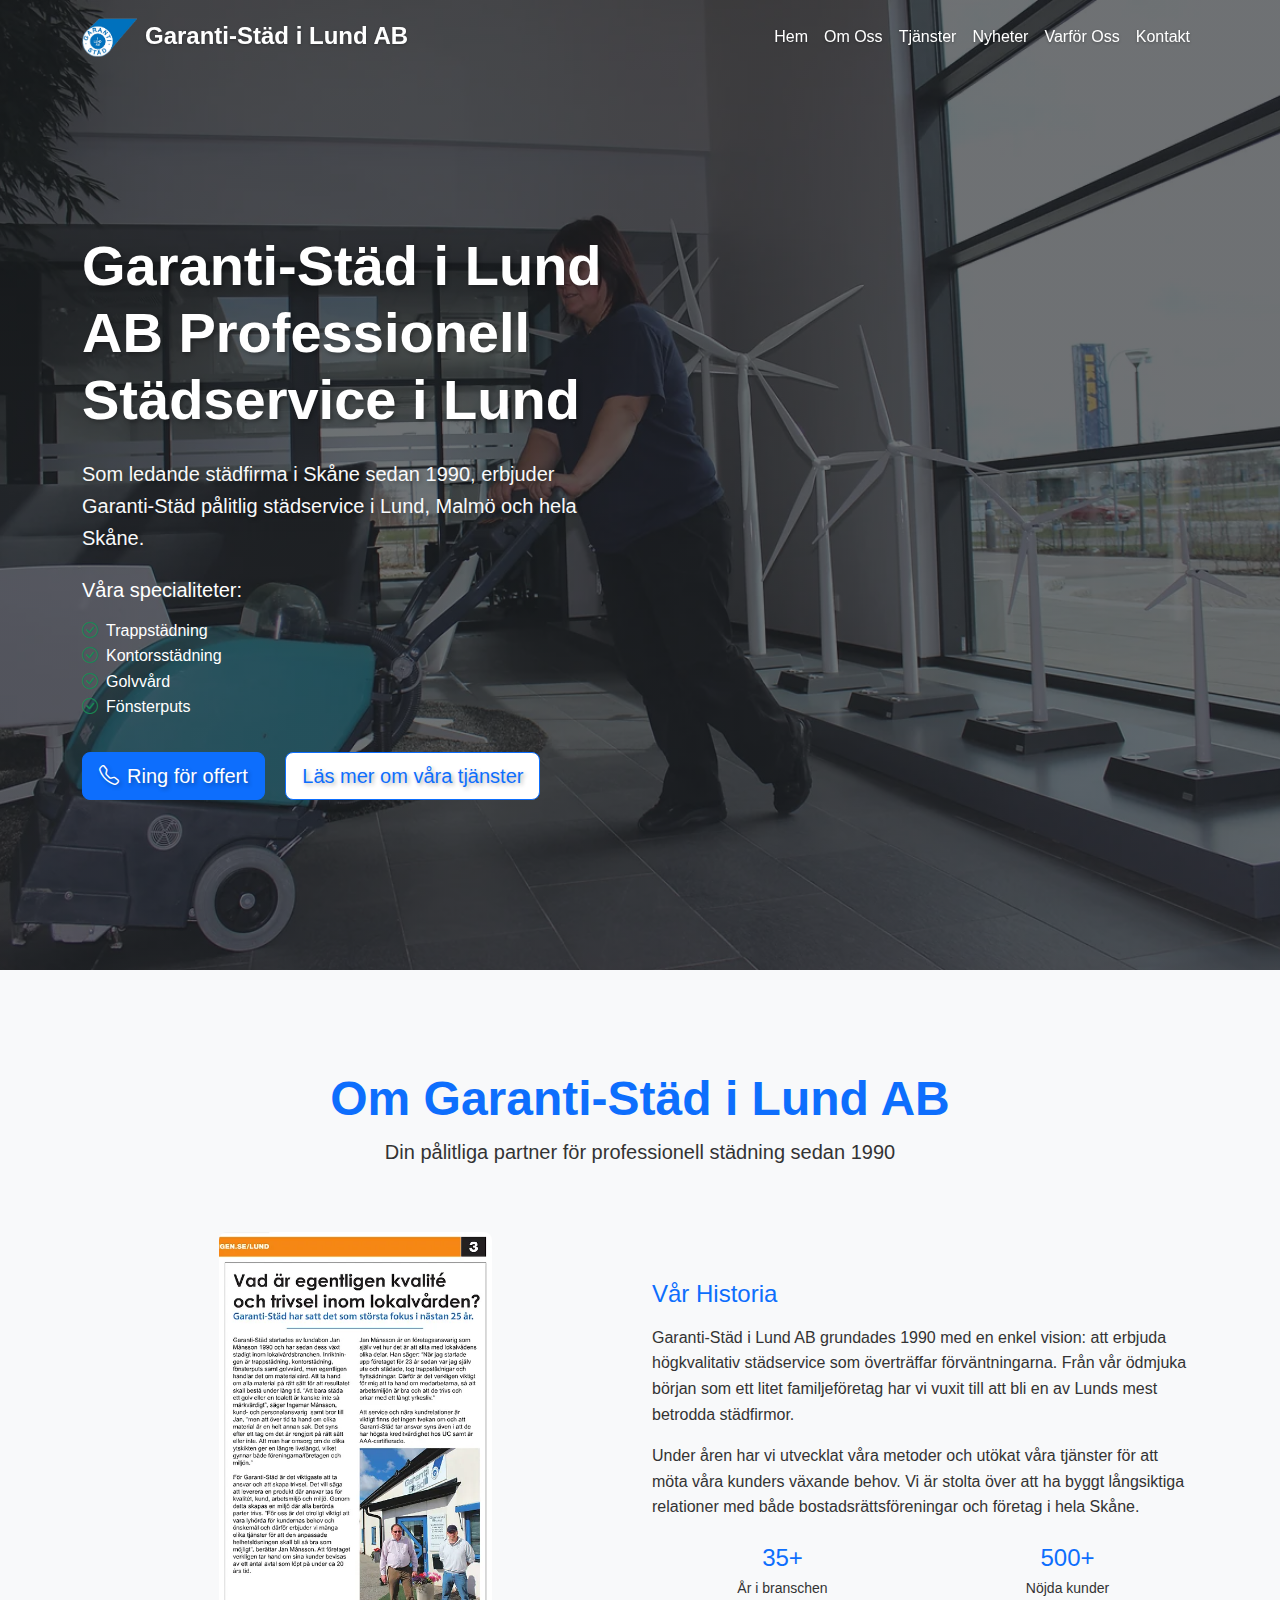
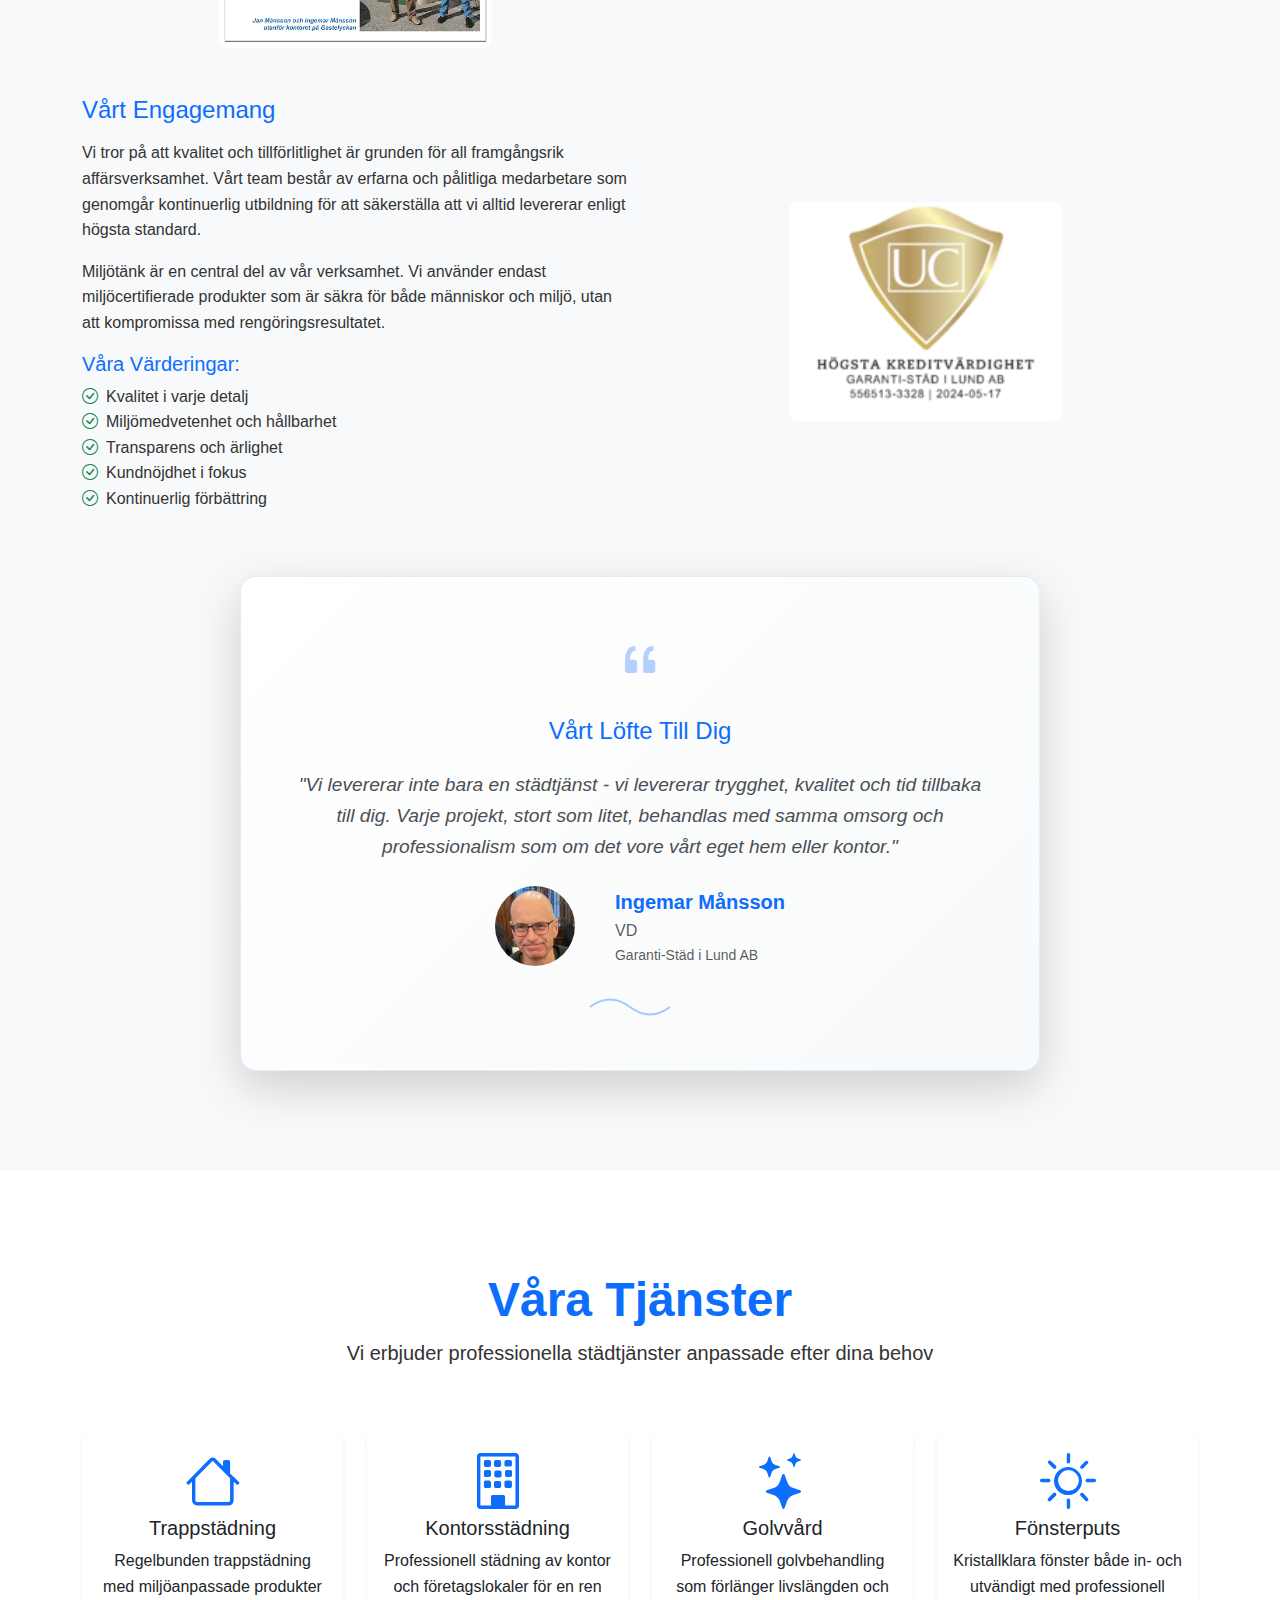
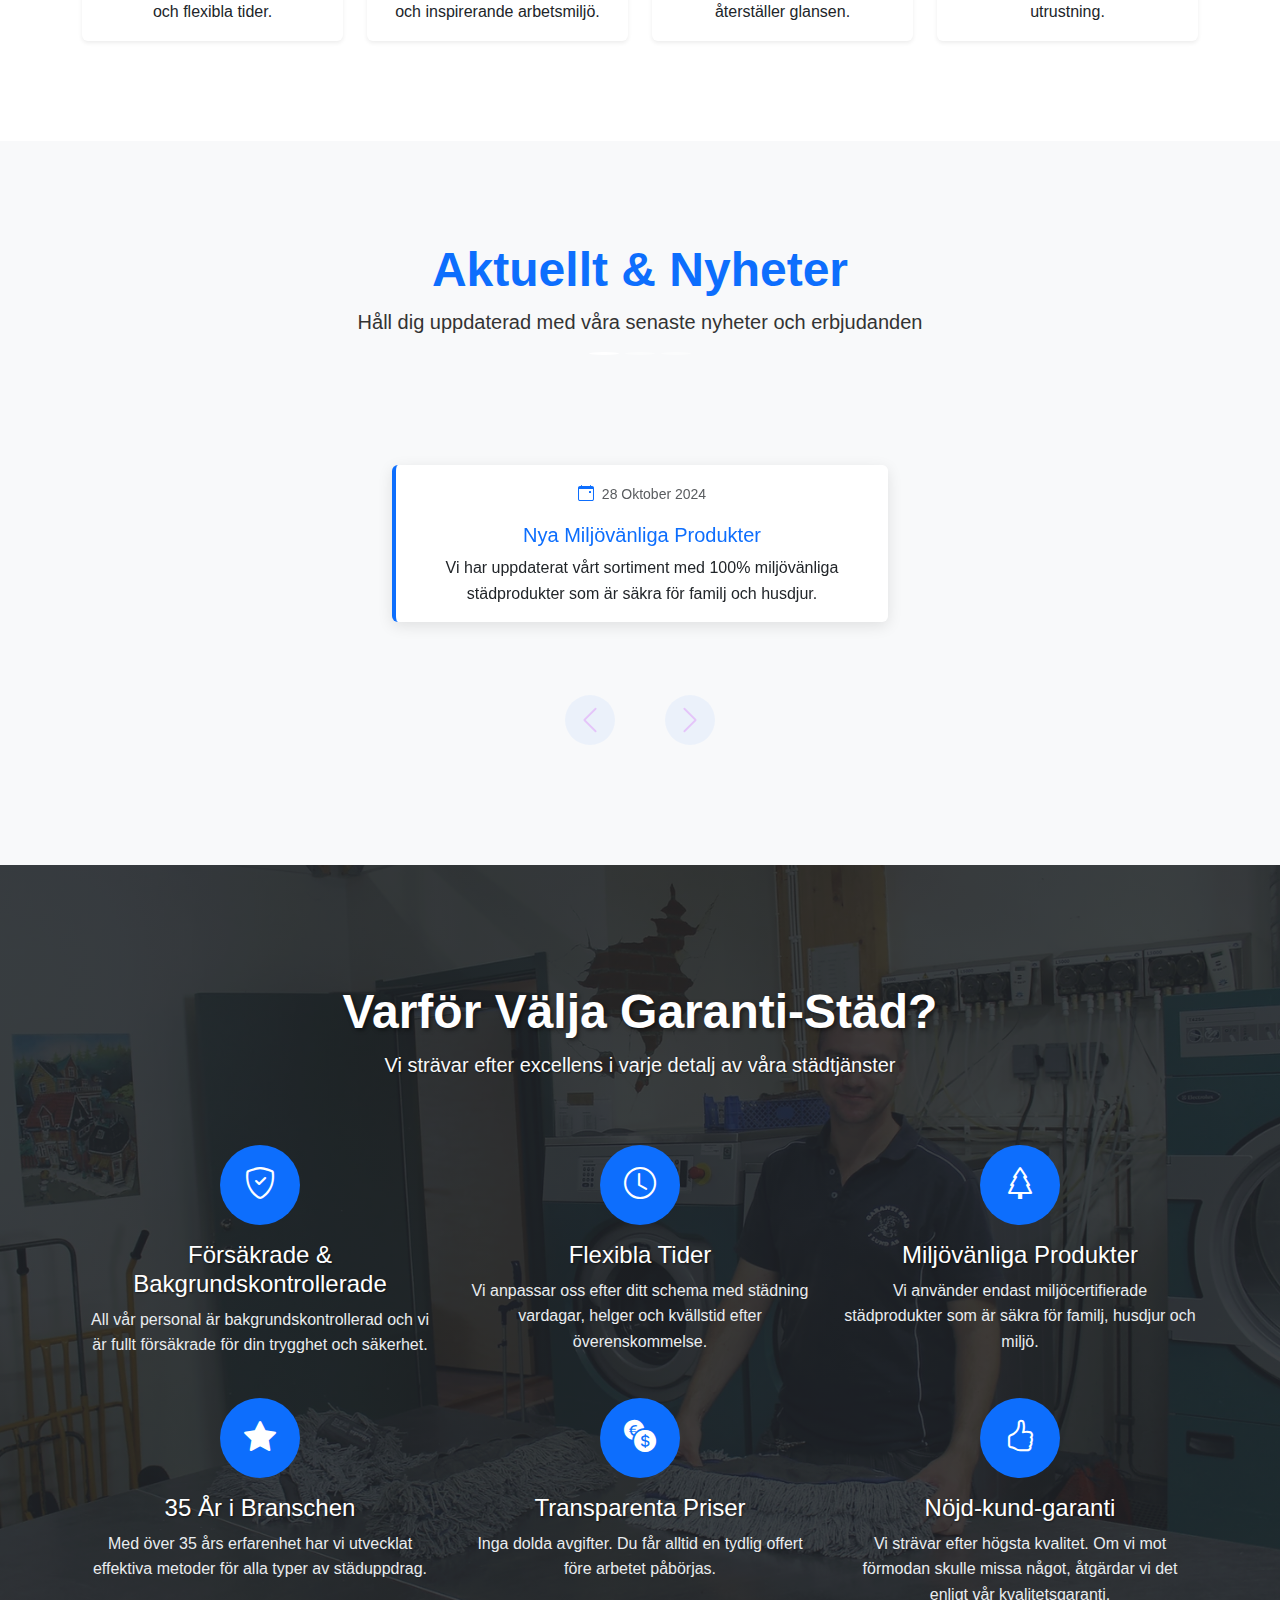
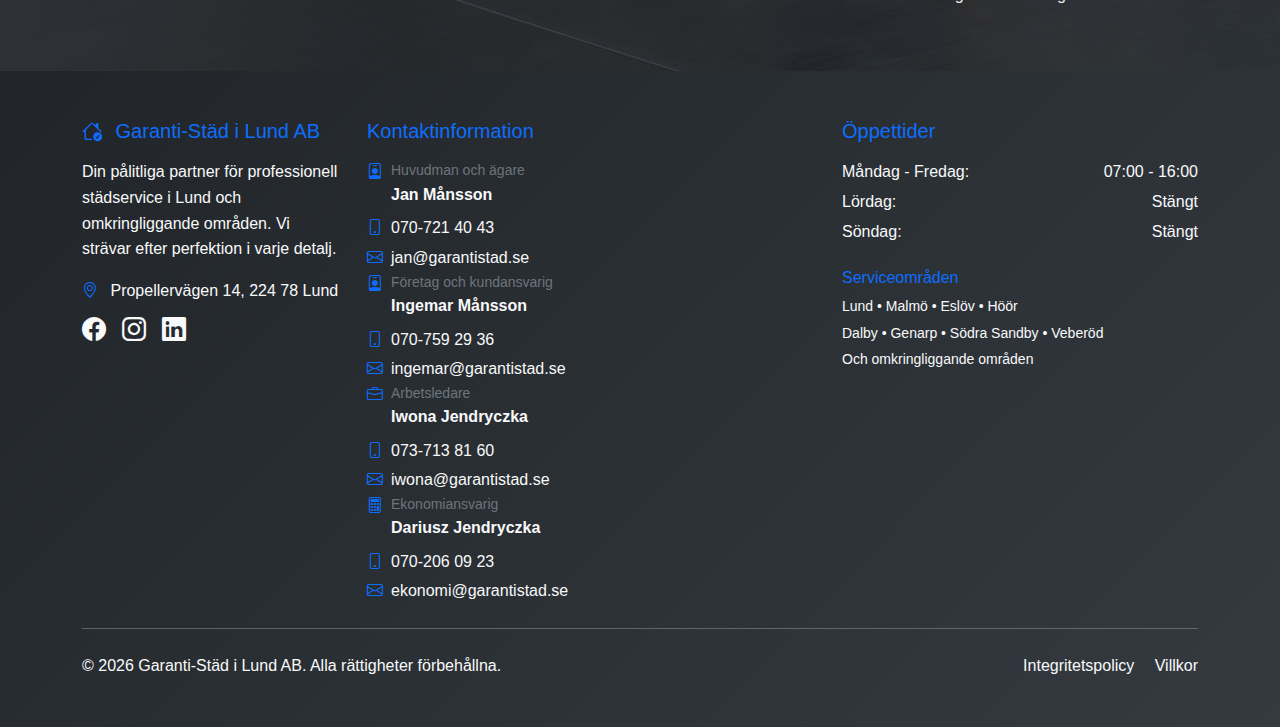
<file: index.html>
<!DOCTYPE html>
<html lang="sv">
  <head>
    <meta charset="UTF-8" />
    <meta name="viewport" content="width=device-width, initial-scale=1.0" />
    <title>
      Städfirma i Skåne - Garanti-Städ Lund | Professionell Städservice
    </title>
    <meta
      name="description"
      content="Ledande städfirma i Skåne sedan 2009. Garanti-Städ erbjuder kontorsstädning, hemstädning och flyttstädning i Lund, Malmö och hela Skåne. Ring 070-759 29 36 för offert!"
    />
    <meta
      name="keywords"
      content="städfirma skåne, städservice lund, kontorsstädning malmö, hemstädning skåne, flyttstädning lund, städfirma lund, städning malmö"
    />
    <meta name="robots" content="index, follow" />
    <meta name="author" content="Garanti Städ i Lund AB" />
    <link rel="icon" href="images/logoicon.png" type="image/png" />
    <link rel="canonical" href="https://www.garantistad.se/" />

    <!-- Open Graph / Facebook -->
    <meta property="og:type" content="website" />
    <meta property="og:url" content="https://www.garantistad.se/" />
    <meta
      property="og:title"
      content="Städfirma i Skåne - Garanti-Städ Lund | Professionell Städservice"
    />
    <meta
      property="og:description"
      content="Ledande städfirma i Skåne sedan 2009. Kontorsstädning, hemstädning och flyttstädning i Lund, Malmö och hela Skåne."
    />
    <meta
      property="og:image"
      content="https://www.garantistad.se/images/logoicon.png"
    />

    <!-- Twitter -->
    <meta property="twitter:card" content="summary_large_image" />
    <meta property="twitter:url" content="https://www.garantistad.se/" />
    <meta
      property="twitter:title"
      content="Städfirma i Skåne - Garanti Städ Lund"
    />
    <meta
      property="twitter:description"
      content="Ledande städfirma i Skåne sedan 2009. Kontorsstädning, hemstädning och flyttstädning."
    />
    <meta
      property="twitter:image"
      content="https://www.garantistad.se/images/logoicon.png"
    />

    <!-- Bootstrap CSS -->
    <link
      href="https://cdn.jsdelivr.net/npm/bootstrap@5.3.2/dist/css/bootstrap.min.css"
      rel="stylesheet"
    />
    <!-- Bootstrap Icons -->
    <link
      rel="stylesheet"
      href="https://cdn.jsdelivr.net/npm/bootstrap-icons@1.11.0/font/bootstrap-icons.css"
    />
    <!-- Custom CSS -->
    <link rel="stylesheet" href="styles.css" />

    <!-- Structured Data -->
    <script type="application/ld+json">
      {
        "@context": "https://schema.org",
        "@type": "LocalBusiness",
        "name": "Garanti Städ i Lund AB",
        "image": "https://www.garantistad.se/images/logoicon.png",
        "description": "Professionell städfirma i Skåne som erbjuder kontorsstädning, hemstädning och flyttstädning. Över 15 års erfarenhet.",
        "address": {
          "@type": "PostalAddress",
          "streetAddress": "Propellervägen 14",
          "addressLocality": "Lund",
          "postalCode": "222 21",
          "addressCountry": "SE"
        },
        "geo": {
          "@type": "GeoCoordinates",
          "latitude": 55.7047,
          "longitude": 13.191
        },
        "url": "https://www.garantistad.se",
        "telephone": "+46707592936",
        "email": "ingemar@garantistad.se",
        "openingHoursSpecification": [
          {
            "@type": "OpeningHoursSpecification",
            "dayOfWeek": [
              "Monday",
              "Tuesday",
              "Wednesday",
              "Thursday",
              "Friday"
            ],
            "opens": "07:00",
            "closes": "16:00"
          }
        ],
        "serviceArea": {
          "@type": "GeoCircle",
          "geoMidpoint": {
            "@type": "GeoCoordinates",
            "latitude": 55.7047,
            "longitude": 13.191
          },
          "geoRadius": "50000"
        },
        "priceRange": "$$",
        "aggregateRating": {
          "@type": "AggregateRating",
          "ratingValue": "4.8",
          "reviewCount": "127"
        },
        "sameAs": [
          "https://www.facebook.com/garantistad",
          "https://www.instagram.com/garantistad"
        ]
      }
    </script>
  </head>
  <body>
    <!-- Navigation -->
    <nav class="navbar navbar-expand-lg fixed-top navbar-transparent">
      <div class="container">
        <a class="navbar-brand fw-bold d-flex align-items-center" href="#hem">
          <img
            src="images/logo.png"
            alt="Garanti Städ Logo"
            class="navbar-logo me-2"
          />
          Garanti-Städ i Lund AB
        </a>
        <button
          class="navbar-toggler"
          type="button"
          data-bs-toggle="collapse"
          data-bs-target="#navbarNav"
          aria-controls="navbarNav"
          aria-expanded="false"
          aria-label="Toggle navigation"
        >
          <span class="navbar-toggler-icon"></span>
        </button>
        <div class="collapse navbar-collapse" id="navbarNav">
          <ul class="navbar-nav ms-auto">
            <li class="nav-item">
              <a class="nav-link" href="#hem">Hem</a>
            </li>
            <li class="nav-item">
              <a class="nav-link" href="#om-oss">Om Oss</a>
            </li>
            <li class="nav-item">
              <a class="nav-link" href="#tjanster">Tjänster</a>
            </li>
            <li class="nav-item">
              <a class="nav-link" href="#nyheter">Nyheter</a>
            </li>
            <li class="nav-item">
              <a class="nav-link" href="#varfor-oss">Varför Oss</a>
            </li>
            <li class="nav-item">
              <a class="nav-link" href="#kontakt">Kontakt</a>
            </li>
          </ul>
        </div>
      </div>
    </nav>

    <!-- Hero Section -->
    <section id="hem" class="hero-section hero-slideshow">
      <!-- Background Slideshow -->
      <div class="slideshow-container">
        <div
          class="hero-slide active"
          style="background-image: url('images/slide2.webp')"
        ></div>
        <div
          class="hero-slide"
          style="background-image: url('images/slide3.webp')"
        ></div>
        <div
          class="hero-slide"
          style="background-image: url('images/slide6.webp')"
        ></div>
        <div
          class="hero-slide"
          style="background-image: url('images/slide7.webp')"
        ></div>
        <div
          class="hero-slide"
          style="background-image: url('images/slide10.webp')"
        ></div>
      </div>
      <div class="hero-overlay"></div>
      <div class="container">
        <div class="row align-items-center min-vh-100">
          <div class="col-lg-6">
            <h1 class="display-4 fw-bold text-primary mb-4">
              Garanti-Städ i Lund AB Professionell Städservice i Lund
            </h1>
            <p class="lead mb-4">
              Som ledande <strong>städfirma i Skåne</strong> sedan 1990,
              erbjuder Garanti-Städ pålitlig
              <strong>städservice i Lund, Malmö och hela Skåne</strong>.
            </p>
            <div class="mb-4">
              <h5 class="text-primary mb-3">Våra specialiteter:</h5>
              <ul class="list-unstyled">
                <li>
                  <i class="bi bi-check-circle text-success me-2"></i
                  >Trappstädning
                </li>
                <li>
                  <i class="bi bi-check-circle text-success me-2"></i
                  >Kontorsstädning
                </li>
                <li>
                  <i class="bi bi-check-circle text-success me-2"></i>Golvvård
                </li>
                <li>
                  <i class="bi bi-check-circle text-success me-2"></i
                  >Fönsterputs
                </li>
              </ul>
            </div>
            <div>
              <a href="#kontakt" class="btn btn-primary btn-lg me-3">
                <i class="bi bi-telephone me-2"></i>Ring för offert
              </a>
              <a href="#tjanster" class="btn btn-outline-primary btn-lg my-2">
                Läs mer om våra tjänster
              </a>
            </div>
          </div>
        </div>
      </div>
    </section>

    <!-- About Us Section -->
    <section id="om-oss" class="py-100 bg-light">
      <div class="container">
        <div class="row">
          <div class="col-12 text-center mb-5">
            <h2 class="display-5 fw-bold text-primary">
              Om Garanti-Städ i Lund AB
            </h2>
            <p class="lead">
              Din pålitliga partner för professionell städning sedan 1990
            </p>
          </div>
        </div>

        <div class="row align-items-center mb-5">
          <div class="col-lg-6">
            <div
              class="about-image-container rounded-3 overflow-hidden mb-4 mb-lg-0 mx-auto"
              style="width: 50%"
            >
              <img
                src="images/lokaltidning.webp"
                alt="Garanti Städ i Lokaltidningen"
                class="img-fluid w-100"
              />
            </div>
          </div>
          <div class="col-lg-6">
            <h3 class="h4 text-primary mb-3">Vår Historia</h3>
            <p>
              Garanti-Städ i Lund AB grundades 1990 med en enkel vision: att
              erbjuda högkvalitativ städservice som överträffar förväntningarna.
              Från vår ödmjuka början som ett litet familjeföretag har vi vuxit
              till att bli en av Lunds mest betrodda städfirmor.
            </p>

            <p>
              Under åren har vi utvecklat våra metoder och utökat våra tjänster
              för att möta våra kunders växande behov. Vi är stolta över att ha
              byggt långsiktiga relationer med både bostadsrättsföreningar och företag i
              hela Skåne.
            </p>

            <div class="row mt-4">
              <div class="col-6">
                <div class="text-center">
                  <h4 class="text-primary mb-1">35+</h4>
                  <p class="small mb-0">År i branschen</p>
                </div>
              </div>
              <div class="col-6">
                <div class="text-center">
                  <h4 class="text-primary mb-1">500+</h4>
                  <p class="small mb-0">Nöjda kunder</p>
                </div>
              </div>
            </div>
          </div>
        </div>

        <div class="row align-items-center">
          <div class="col-lg-6 order-lg-2">
            <div
              class="about-image-container rounded-3 overflow-hidden mb-4 mb-lg-0 mx-auto"
              style="width: 50%"
            >
              <img
                src="images/hogsta%20(1).webp"
                alt="Högsta kreditvärdighet"
                class="img-fluid w-100"
              />
            </div>
          </div>
          <div class="col-lg-6 order-lg-1">
            <h3 class="h4 text-primary mb-3">Vårt Engagemang</h3>
            <p>
              Vi tror på att kvalitet och tillförlitlighet är grunden för all
              framgångsrik affärsverksamhet. Vårt team består av erfarna och
              pålitliga medarbetare som genomgår kontinuerlig utbildning för att
              säkerställa att vi alltid levererar enligt högsta standard.
            </p>

            <p>
              Miljötänk är en central del av vår verksamhet. Vi använder endast
              miljöcertifierade produkter som är säkra för både människor och
              miljö, utan att kompromissa med rengöringsresultatet.
            </p>

            <h5 class="text-primary mb-2">Våra Värderingar:</h5>
            <ul class="list-unstyled">
              <li>
                <i class="bi bi-check-circle text-success me-2"></i>Kvalitet i
                varje detalj
              </li>
              <li>
                <i class="bi bi-check-circle text-success me-2"></i
                >Miljömedvetenhet och hållbarhet
              </li>
              <li>
                <i class="bi bi-check-circle text-success me-2"></i>Transparens
                och ärlighet
              </li>
              <li>
                <i class="bi bi-check-circle text-success me-2"></i>Kundnöjdhet
                i fokus
              </li>
              <li>
                <i class="bi bi-check-circle text-success me-2"></i>Kontinuerlig
                förbättring
              </li>
            </ul>
          </div>
        </div>

        <div class="row mt-5">
          <div class="col-12 text-center">
            <div
              class="ceo-testimonial bg-white rounded-4 shadow-lg p-5 position-relative"
            >
              <div class="quote-icon mb-3">
                <i
                  class="bi bi-quote text-primary"
                  style="font-size: 3rem; opacity: 0.3"
                ></i>
              </div>
              <h4 class="text-primary mb-4">Vårt Löfte Till Dig</h4>
              <p class="lead mb-4 fst-italic">
                "Vi levererar inte bara en städtjänst - vi levererar trygghet,
                kvalitet och tid tillbaka till dig. Varje projekt, stort som
                litet, behandlas med samma omsorg och professionalism som om det
                vore vårt eget hem eller kontor."
              </p>

              <div class="ceo-info mt-4">
                <div class="row align-items-center justify-content-center">
                  <div class="col-auto">
                    <div
                      class="ceo-avatar rounded-circle overflow-hidden me-3"
                      style="width: 80px; height: 80px"
                    >
                      <img
                        src="images/INGEMAR.png"
                        alt="Ingemar Månsson"
                        class="w-100 h-100"
                        style="object-fit: cover"
                      />
                    </div>
                  </div>
                  <div class="col-auto text-start">
                    <div class="fw-bold text-primary fs-5">Ingemar Månsson</div>
                    <div class="text-muted">VD</div>
                    <div class="small text-muted">Garanti-Städ i Lund AB</div>
                  </div>
                </div>
              </div>

              <div class="signature mt-3">
                <svg
                  width="120"
                  height="40"
                  viewBox="0 0 120 40"
                  class="text-primary opacity-50"
                >
                  <path
                    d="M10,25 Q30,10 50,25 T90,25"
                    stroke="currentColor"
                    stroke-width="2"
                    fill="none"
                  />
                </svg>
              </div>
            </div>
          </div>
        </div>
      </div>
    </section>

    <!-- Services Section -->
    <section id="tjanster" class="py-100">
      <div class="container">
        <div class="row">
          <div class="col-12 text-center mb-5">
            <h2 class="display-5 fw-bold text-primary">Våra Tjänster</h2>
            <p class="lead">
              Vi erbjuder professionella städtjänster anpassade efter dina behov
            </p>
          </div>
        </div>
        <div class="row g-4">
          <div class="col-md-6 col-lg-3">
            <div class="card h-100 shadow-sm">
              <div class="card-body text-center">
                <i class="bi bi-house display-4 text-primary mb-3"></i>
                <h5 class="card-title">Trappstädning</h5>
                <p class="card-text">
                  Regelbunden trappstädning med miljöanpassade produkter och
                  flexibla tider.
                </p>
              </div>
            </div>
          </div>
          <div class="col-md-6 col-lg-3">
            <div class="card h-100 shadow-sm">
              <div class="card-body text-center">
                <i class="bi bi-building display-4 text-primary mb-3"></i>
                <h5 class="card-title">Kontorsstädning</h5>
                <p class="card-text">
                  Professionell städning av kontor och företagslokaler för en
                  ren och inspirerande arbetsmiljö.
                </p>
              </div>
            </div>
          </div>
          <div class="col-md-6 col-lg-3">
            <div class="card h-100 shadow-sm">
              <div class="card-body text-center">
                <i class="bi bi-stars display-4 text-primary mb-3"></i>

                <h5 class="card-title">Golvvård</h5>

                <p class="card-text">
                  Professionell golvbehandling som förlänger livslängden och
                  återställer glansen.
                </p>
              </div>
            </div>
          </div>
          <div class="col-md-6 col-lg-3">
            <div class="card h-100 shadow-sm">
              <div class="card-body text-center">
                <i
                  class="bi bi-brightness-high display-4 text-primary mb-3"
                ></i>
                <h5 class="card-title">Fönsterputs</h5>
                <p class="card-text">
                  Kristallklara fönster både in- och utvändigt med professionell
                  utrustning.
                </p>
              </div>
            </div>
          </div>
        </div>
      </div>
    </section>

    <!-- News Carousel Section -->
    <section id="nyheter" class="py-100 bg-light">
      <div class="container">
        <div class="row">
          <div class="col-12 text-center">
            <h2 class="display-5 fw-bold text-primary">Aktuellt & Nyheter</h2>
            <p class="lead">
              Håll dig uppdaterad med våra senaste nyheter och erbjudanden
            </p>
          </div>
        </div>

        <div id="newsCarousel" class="carousel slide" data-bs-ride="carousel">
          <div class="carousel-indicators">
            <button
              type="button"
              data-bs-target="#newsCarousel"
              data-bs-slide-to="0"
              class="active"
              aria-current="true"
            ></button>
            <button
              type="button"
              data-bs-target="#newsCarousel"
              data-bs-slide-to="1"
            ></button>
            <button
              type="button"
              data-bs-target="#newsCarousel"
              data-bs-slide-to="2"
            ></button>
          </div>

          <div class="carousel-inner">
            <!-- Slide 1 -->
            <div class="carousel-item active">
              <div class="row justify-content-center">
                <div class="col-md-8 col-lg-6">
                  <div class="card news-card h-100 mx-auto">
                    <div class="card-body text-center">
                      <div
                        class="d-flex align-items-center justify-content-center mb-3"
                      >
                        <i class="bi bi-calendar-event text-primary me-2"></i>
                        <small class="text-muted">28 Oktober 2024</small>
                      </div>
                      <h5 class="card-title text-primary">
                        Nya Miljövänliga Produkter
                      </h5>
                      <p class="card-text">
                        Vi har uppdaterat vårt sortiment med 100% miljövänliga
                        städprodukter som är säkra för familj och husdjur.
                      </p>
                    </div>
                  </div>
                </div>
              </div>
            </div>

            <!-- Slide 2 -->
            <div class="carousel-item">
              <div class="row justify-content-center">
                <div class="col-md-8 col-lg-6">
                  <div class="card news-card h-100 mx-auto">
                    <div class="card-body text-center">
                      <div
                        class="d-flex align-items-center justify-content-center mb-3"
                      >
                        <i class="bi bi-house-heart text-primary me-2"></i>
                        <small class="text-muted">1 Januari 2026</small>
                      </div>
                      <h5 class="card-title text-primary">
                        Välkommen Brf Sockerbruket 1!
                      </h5>
                      <p class="card-text">
                        Vi är glada att meddela vårt nya samarbete med Brf Sockerbruket 1. Vi ser fram emot att leverera skinande rena gemensamma utrymmen.
                      </p>
                    </div>
                  </div>
                </div>
              </div>
            </div>

            <!-- Slide 3 -->
            <div class="carousel-item">
              <div class="row justify-content-center">
                <div class="col-md-8 col-lg-6">
                  <div class="card news-card h-100 mx-auto">
                    <div class="card-body text-center">
                      <div
                        class="d-flex align-items-center justify-content-center mb-3"
                      >
                        <i class="bi bi-house-heart text-primary me-2"></i>
                        <small class="text-muted">1 Januari 2026</small>
                      </div>
                      <h5 class="card-title text-primary">
                        Välkommen Brf Gillesgården!
                      </h5>
                      <p class="card-text">
                        Garanti-Städ hälsar Brf Gillesgården varmt välkomna som ny kund. Vi är stolta över förtroendet att sköta er trappstädning.
                      </p>
                    </div>
                  </div>
                </div>
              </div>
            </div>
          </div>

          <button
            class="carousel-control-prev"
            type="button"
            data-bs-target="#newsCarousel"
            data-bs-slide="prev"
          >
            <span class="carousel-control-prev-icon"></span>
          </button>
          <button
            class="carousel-control-next"
            type="button"
            data-bs-target="#newsCarousel"
            data-bs-slide="next"
          >
            <span class="carousel-control-next-icon"></span>
          </button>
        </div>
      </div>
    </section>

    <!-- Why Choose Us Section -->
    <section id="varfor-oss" class="py-5 why-us-bg">
      <div class="why-us-overlay"></div>
      <div class="container">
        <div class="row">
          <div class="col-12 text-center mb-5">
            <h2 class="display-5 fw-bold text-primary">
              Varför Välja Garanti-Städ?
            </h2>
            <p class="lead">
              Vi strävar efter excellens i varje detalj av våra städtjänster
            </p>
          </div>
        </div>

        <div class="row g-4">
          <div class="col-md-6 col-lg-4">
            <div class="text-center">
              <div
                class="feature-icon bg-primary text-white rounded-circle d-inline-flex align-items-center justify-content-center mb-3"
                style="width: 80px; height: 80px"
              >
                <i class="bi bi-shield-check fs-2"></i>
              </div>
              <h4 class="text-primary">Försäkrade & Bakgrundskontrollerade</h4>
              <p>
                All vår personal är bakgrundskontrollerad och vi är fullt
                försäkrade för din trygghet och säkerhet.
              </p>
            </div>
          </div>

          <div class="col-md-6 col-lg-4">
            <div class="text-center">
              <div
                class="feature-icon bg-primary text-white rounded-circle d-inline-flex align-items-center justify-content-center mb-3"
                style="width: 80px; height: 80px"
              >
                <i class="bi bi-clock fs-2"></i>
              </div>
              <h4 class="text-primary">Flexibla Tider</h4>
              <p>
                Vi anpassar oss efter ditt schema med städning vardagar, helger
                och kvällstid efter överenskommelse.
              </p>
            </div>
          </div>

          <div class="col-md-6 col-lg-4">
            <div class="text-center">
              <div
                class="feature-icon bg-primary text-white rounded-circle d-inline-flex align-items-center justify-content-center mb-3"
                style="width: 80px; height: 80px"
              >
                <i class="bi bi-tree fs-2"></i>
              </div>
              <h4 class="text-primary">Miljövänliga Produkter</h4>
              <p>
                Vi använder endast miljöcertifierade städprodukter som är säkra
                för familj, husdjur och miljö.
              </p>
            </div>
          </div>

          <div class="col-md-6 col-lg-4">
            <div class="text-center">
              <div
                class="feature-icon bg-primary text-white rounded-circle d-inline-flex align-items-center justify-content-center mb-3"
                style="width: 80px; height: 80px"
              >
                <i class="bi bi-star-fill fs-2"></i>
              </div>
              <h4 class="text-primary">35 År i Branschen</h4>
              <p>
                Med över 35 års erfarenhet har vi utvecklat effektiva metoder
                för alla typer av städuppdrag.
              </p>
            </div>
          </div>

          <div class="col-md-6 col-lg-4">
            <div class="text-center">
              <div
                class="feature-icon bg-primary text-white rounded-circle d-inline-flex align-items-center justify-content-center mb-3"
                style="width: 80px; height: 80px"
              >
                <i class="bi bi-currency-exchange fs-2"></i>
              </div>
              <h4 class="text-primary">Transparenta Priser</h4>
              <p>
                Inga dolda avgifter. Du får alltid en tydlig offert före arbetet
                påbörjas.
              </p>
            </div>
          </div>

          <div class="col-md-6 col-lg-4">
            <div class="text-center">
              <div
                class="feature-icon bg-primary text-white rounded-circle d-inline-flex align-items-center justify-content-center mb-3"
                style="width: 80px; height: 80px"
              >
                <i class="bi bi-hand-thumbs-up fs-2"></i>
              </div>
              <h4 class="text-primary">Nöjd-kund-garanti</h4>
              <p>
                Vi strävar efter högsta kvalitet. Om vi mot förmodan skulle
                missa något, åtgärdar vi det enligt vår kvalitetsgaranti.
              </p>
            </div>
          </div>
        </div>
      </div>
    </section>

    <!-- Footer -->
    <footer id="kontakt" class="bg-dark text-light py-5">
      <div class="container">
        <div class="row g-4">
          <div class="col-lg-3">
            <h5 class="text-primary mb-3">
              <i class="bi bi-house-check me-2"></i>
              Garanti-Städ i Lund AB
            </h5>
            <p class="mb-3">
              Din pålitliga partner för professionell städservice i Lund och
              omkringliggande områden. Vi strävar efter perfektion i varje
              detalj.
            </p>
            <div class="mb-2">
              <i class="bi bi-geo-alt text-primary me-2"></i>
              <span>Propellervägen 14, 224 78 Lund</span>
            </div>
            <div class="d-flex gap-3">
              <a href="#" class="text-light fs-4"
                ><i class="bi bi-facebook"></i
              ></a>
              <a href="#" class="text-light fs-4"
                ><i class="bi bi-instagram"></i
              ></a>
              <a href="#" class="text-light fs-4"
                ><i class="bi bi-linkedin"></i
              ></a>
            </div>
          </div>

          <div class="col-lg-5">
            <h5 class="text-primary mb-3">Kontaktinformation</h5>
            <div class="contact-grid">
                <div class="contact-card h-100">
                <div class="d-flex align-items-start gap-2 mb-2">
                  <i class="bi bi-person-badge text-primary"></i>
                  <div>
                    <div class="text-secondary small">
                      Huvudman och ägare
                    </div>
                    <div class="fw-semibold text-light">Jan Månsson</div>
                  </div>
                </div>
                <div class="d-flex align-items-center gap-2 mb-1">
                  <i class="bi bi-phone text-primary"></i>
                  <a
                    href="tel:+46707214043"
                    class="text-light text-decoration-none"
                        >070-721 40 43</a
                    >
                </div>
                <div class="d-flex align-items-center gap-2">
                  <i class="bi bi-envelope text-primary"></i>
                  <a
                    href="mailto:jan@garantistad.se"
                    class="text-light text-decoration-none"
                    >jan@garantistad.se</a
                  >
                </div>
              </div>
              <div class="contact-card h-100">
                <div class="d-flex align-items-start gap-2 mb-2">
                  <i class="bi bi-person-badge text-primary"></i>
                  <div>
                    <div class="text-secondary small">
                      Företag och kundansvarig
                    </div>
                    <div class="fw-semibold text-light">Ingemar Månsson</div>
                  </div>
                </div>
                <div class="d-flex align-items-center gap-2 mb-1">
                  <i class="bi bi-phone text-primary"></i>
                  <a
                    href="tel:+46707592936"
                    class="text-light text-decoration-none"
                    >070-759 29 36</a
                  >
                </div>
                <div class="d-flex align-items-center gap-2">
                  <i class="bi bi-envelope text-primary"></i>
                  <a
                    href="mailto:ingemar@garantistad.se"
                    class="text-light text-decoration-none"
                    >ingemar@garantistad.se</a
                  >
                </div>
              </div>

              <div class="contact-card h-100">
                <div class="d-flex align-items-start gap-2 mb-2">
                  <i class="bi bi-briefcase text-primary"></i>
                  <div>
                    <div class="text-secondary small">Arbetsledare</div>
                    <div class="fw-semibold text-light">Iwona Jendryczka</div>
                  </div>
                </div>
                <div class="d-flex align-items-center gap-2 mb-1">
                  <i class="bi bi-phone text-primary"></i>
                  <a
                    href="tel:+46702060923"
                    class="text-light text-decoration-none"
                    >073-713 81 60</a
                  >
                </div>
                <div class="d-flex align-items-center gap-2">
                  <i class="bi bi-envelope text-primary"></i>
                  <a
                    href="mailto:iwona@garantistad.se"
                    class="text-light text-decoration-none"
                    >iwona@garantistad.se</a
                  >
                </div>
              </div>

              <div class="contact-card h-100">
                <div class="d-flex align-items-start gap-2 mb-2">
                  <i class="bi bi-calculator text-primary"></i>
                  <div>
                    <div class="text-secondary small">Ekonomiansvarig</div>
                    <div class="fw-semibold text-light">Dariusz Jendryczka</div>
                  </div>
                </div>
                <div class="d-flex align-items-center gap-2 mb-1">
                  <i class="bi bi-phone text-primary"></i>
                  <a
                    href="tel:+46702060923"
                    class="text-light text-decoration-none"
                    >070-206 09 23</a
                  >
                </div>
                <div class="d-flex align-items-center gap-2">
                  <i class="bi bi-envelope text-primary"></i>
                  <a
                    href="mailto:ekonomi@garantistad.se"
                    class="text-light text-decoration-none"
                    >ekonomi@garantistad.se</a
                  >
                </div>
              </div>
            </div>
          </div>

          <div class="col-lg-4">
            <h5 class="text-primary mb-3">Öppettider</h5>
            <div class="opening-hours">
              <div class="d-flex justify-content-between mb-1">
                <span>Måndag - Fredag:</span>
                <span>07:00 - 16:00</span>
              </div>
              <div class="d-flex justify-content-between mb-1">
                <span>Lördag:</span>
                <span>Stängt</span>
              </div>
              <div class="d-flex justify-content-between mb-3">
                <span>Söndag:</span>
                <span>Stängt</span>
              </div>

              <h6 class="text-primary mt-4 mb-2">Serviceområden</h6>
              <p class="small mb-1">Lund • Malmö • Eslöv • Höör</p>
              <p class="small mb-1">Dalby • Genarp • Södra Sandby • Veberöd</p>
              <p class="small">Och omkringliggande områden</p>
            </div>
          </div>
        </div>

        <hr class="my-4" />

        <div class="row align-items-center">
          <div class="col-md-6">
            <p class="mb-0">
              &copy; <span id="currentYear"></span> Garanti-Städ i Lund AB. Alla
              rättigheter förbehållna.
            </p>
          </div>
          <div class="col-md-6 text-md-end">
            <p class="mb-0">
              <a
                href="integritetspolicy.html"
                class="text-light text-decoration-none me-3"
                >Integritetspolicy</a
              >
              <a href="villkor.html" class="text-light text-decoration-none"
                >Villkor</a
              >
            </p>
          </div>
        </div>
      </div>
    </footer>

    <!-- Cookie Consent Bar -->
    <div
      id="cookieConsent"
      class="cookie-consent position-fixed bottom-0 start-0 end-0 bg-dark text-white p-3"
      style="z-index: 9999; display: none"
    >
      <div class="container">
        <div class="row align-items-center">
          <div class="col-md-8">
            <p class="mb-0">
              <i class="bi bi-cookie me-2"></i>
              Vi använder cookies för att förbättra din upplevelse på vår
              webbplats. Genom att fortsätta använda webbplatsen accepterar du
              vår användning av cookies.
              <a
                href="integritetspolicy.html"
                class="text-white text-decoration-underline"
                >Läs mer</a
              >
            </p>
          </div>
          <div class="col-md-4 text-md-end mt-2 mt-md-0">
            <button id="acceptCookies" class="btn btn-primary me-2">
              Acceptera
            </button>
            <button id="declineCookies" class="btn btn-outline-light">
              Avböj
            </button>
          </div>
        </div>
      </div>
    </div>

    <!-- Bootstrap JS -->
    <script src="https://cdn.jsdelivr.net/npm/bootstrap@5.3.2/dist/js/bootstrap.bundle.min.js"></script>

    <!-- Custom JavaScript -->
    <script src="main.js"></script>
  </body>
</html>
</file>
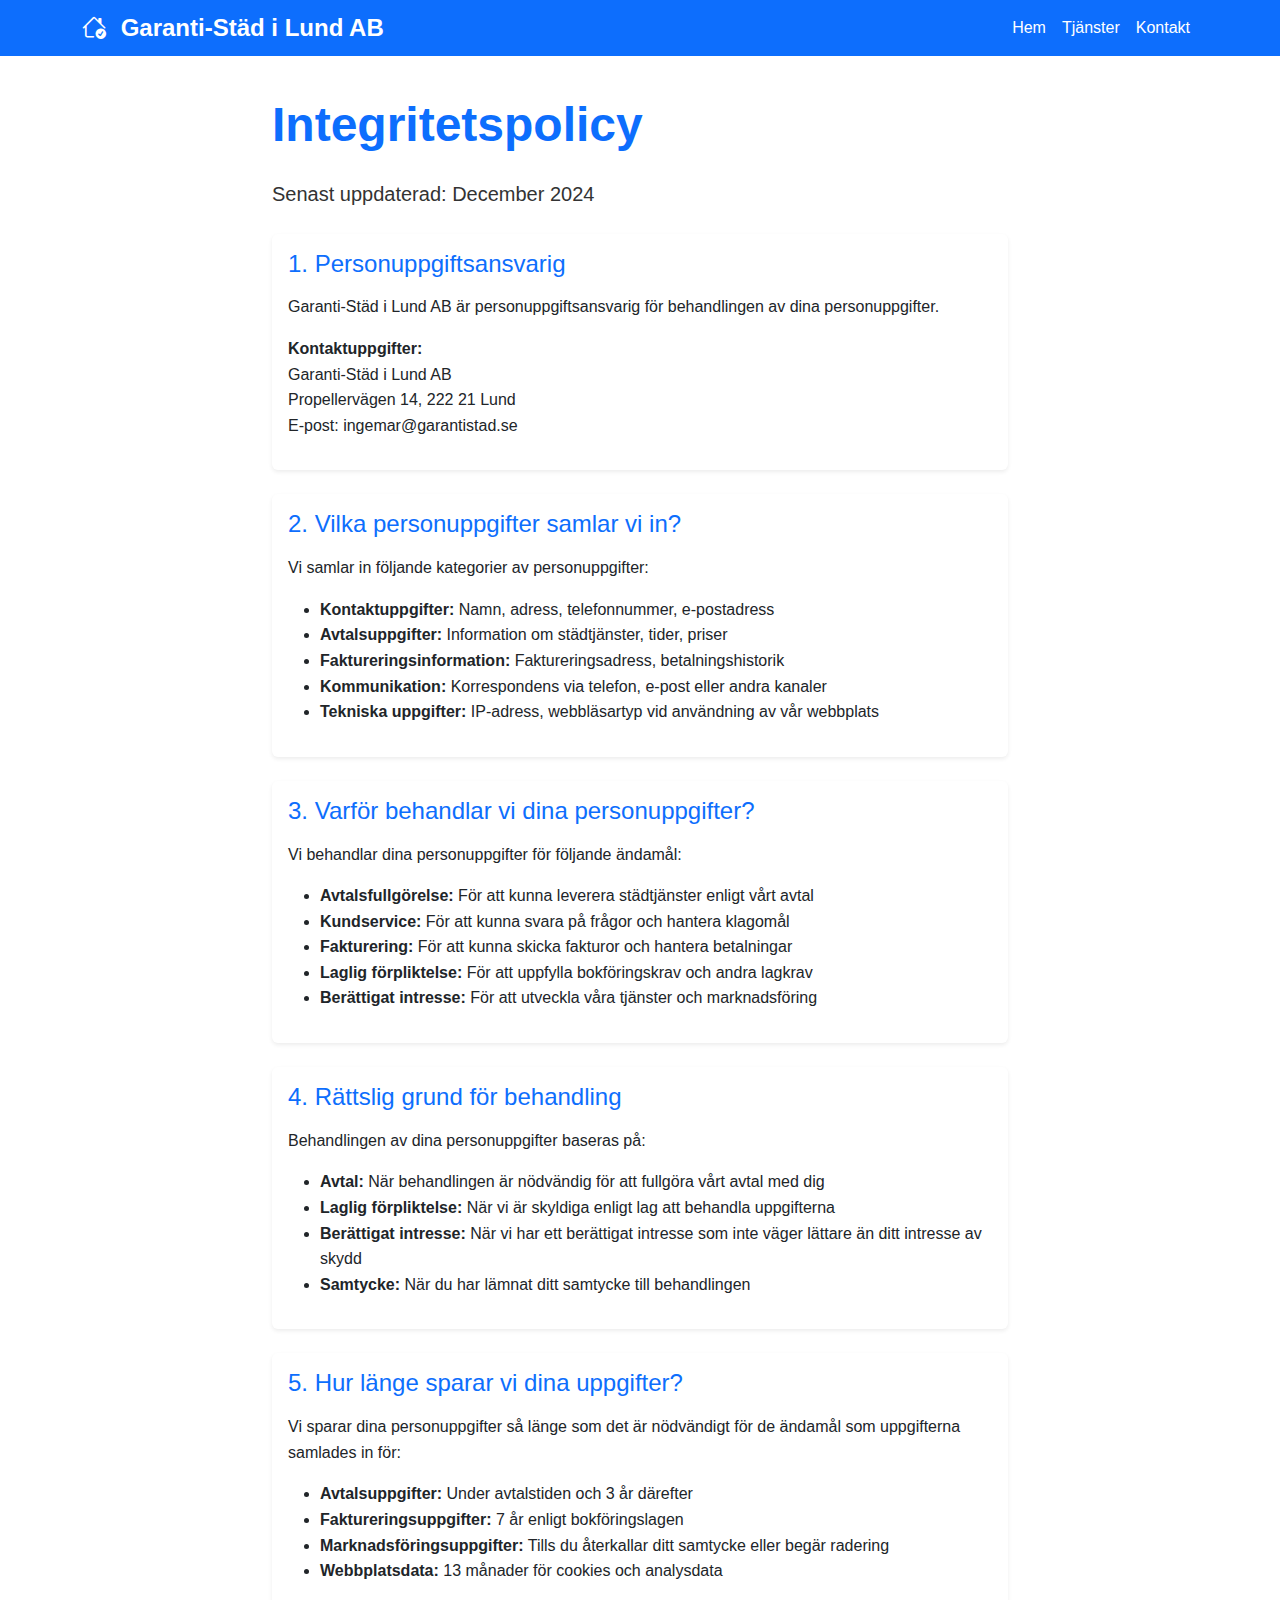
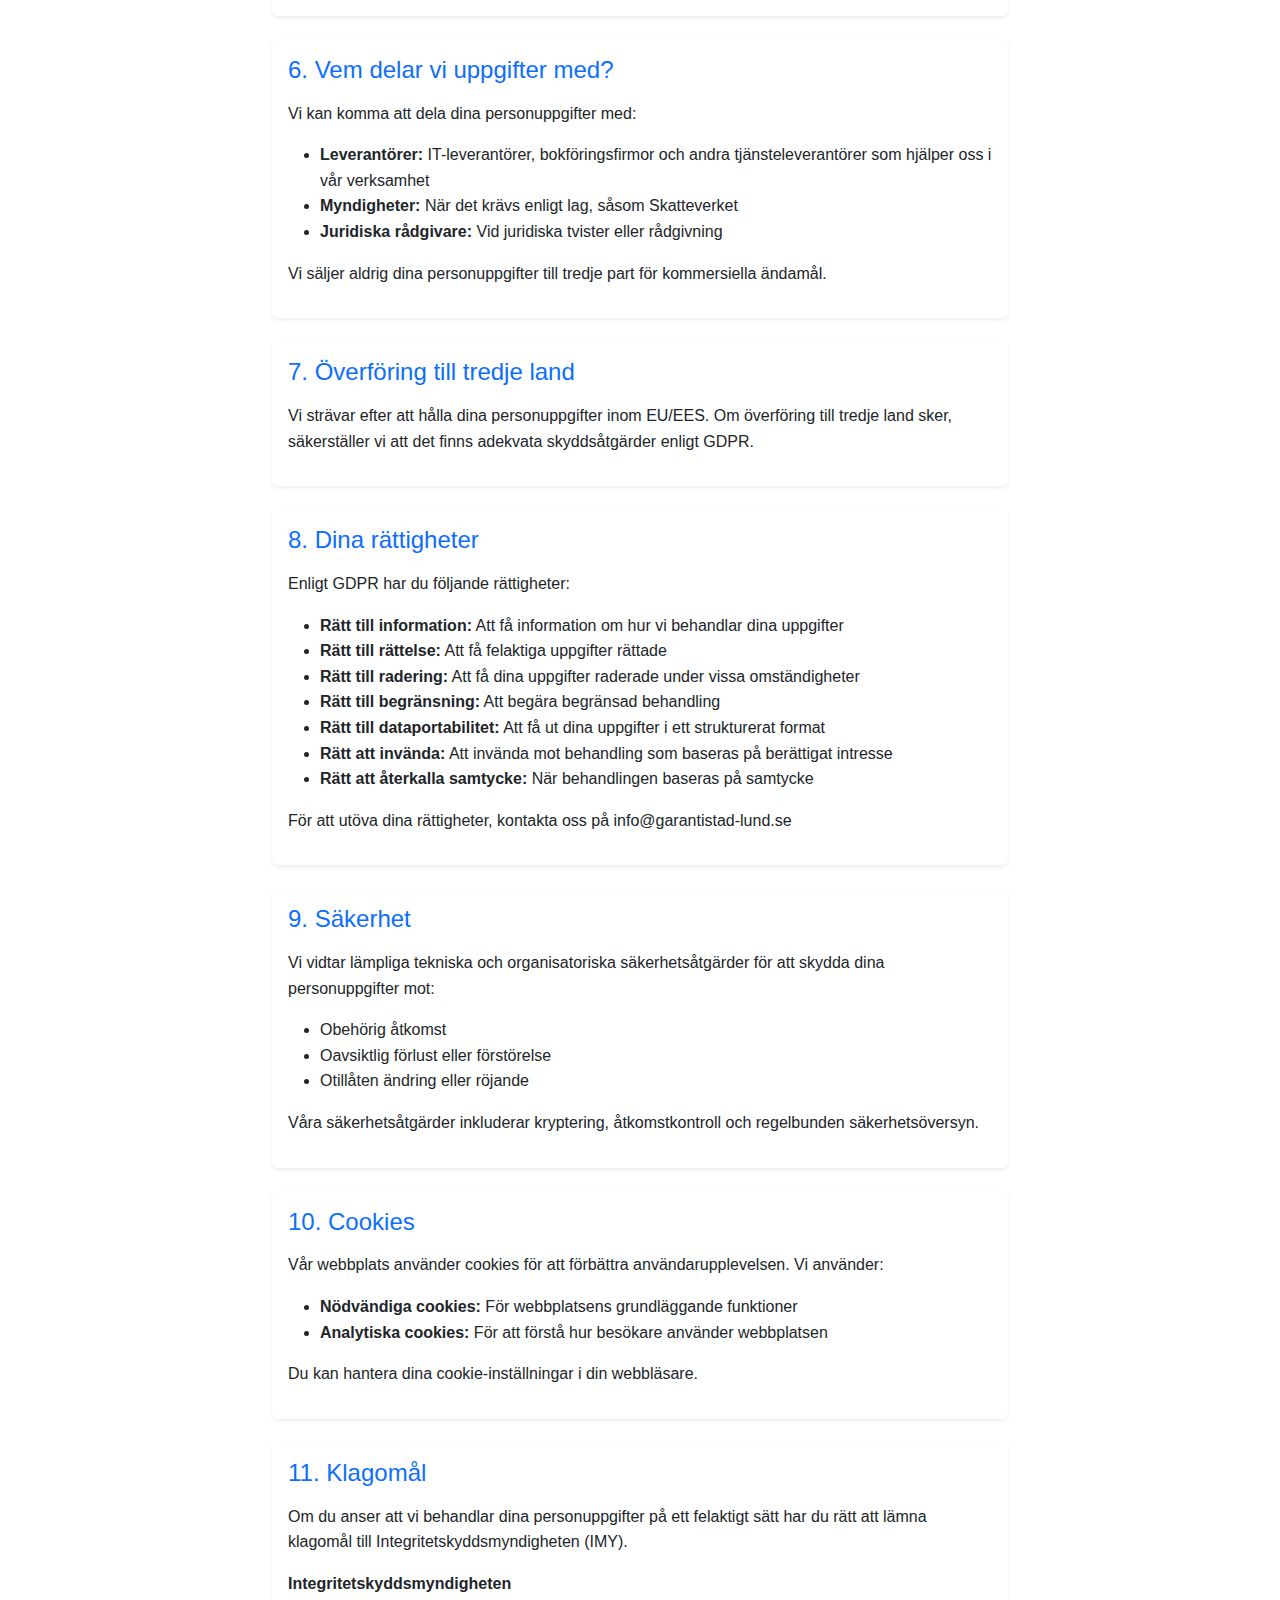
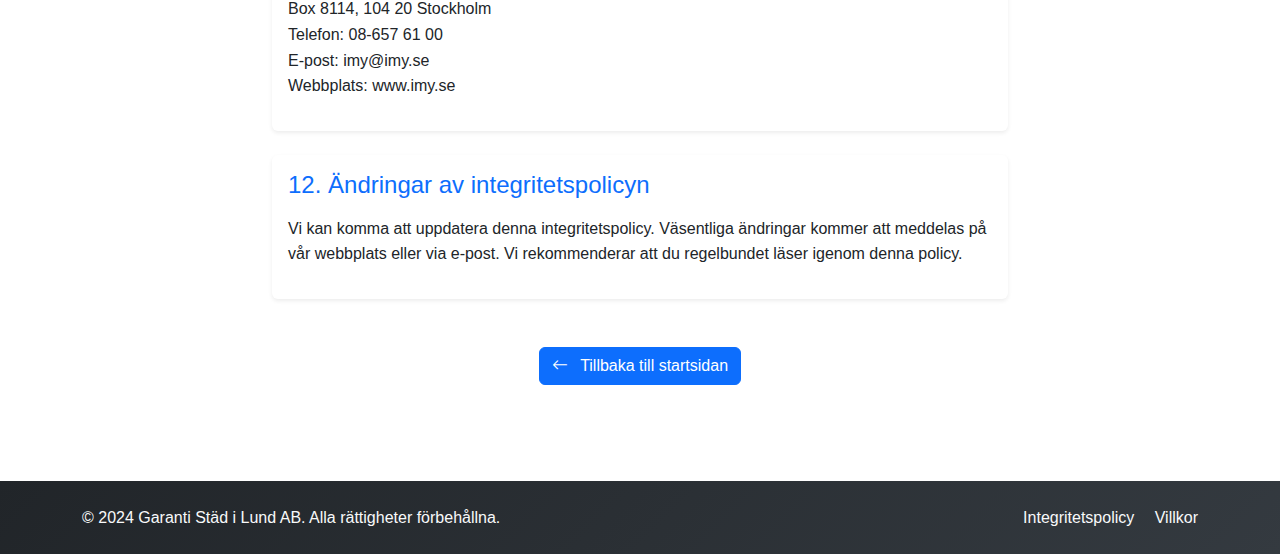
<file: integritetspolicy.html>
<!DOCTYPE html>
<html lang="sv">
<head>
    <meta charset="UTF-8">
    <meta name="viewport" content="width=device-width, initial-scale=1.0">
    <title>Integritetspolicy - Garanti Städ i Lund AB</title>
    <meta name="description" content="Integritetspolicy för Garanti Städ i Lund AB - Hur vi samlar in, använder och skyddar dina personuppgifter enligt GDPR.">
    
    <!-- Bootstrap CSS -->
    <link href="https://cdn.jsdelivr.net/npm/bootstrap@5.3.2/dist/css/bootstrap.min.css" rel="stylesheet">
    <!-- Bootstrap Icons -->
    <link rel="stylesheet" href="https://cdn.jsdelivr.net/npm/bootstrap-icons@1.11.0/font/bootstrap-icons.css">
    <!-- Custom CSS -->
    <link rel="stylesheet" href="styles.css">
    <style>
        /* Ensure navbar text is white on this page */
        .navbar .navbar-brand,
        .navbar .nav-link {
            color: #fff !important;
        }
        .navbar .navbar-toggler-icon {
            filter: brightness(0) invert(1);
        }
    </style>
</head>
<body>
    <!-- Navigation -->
    <nav class="navbar navbar-expand-lg navbar-dark bg-primary fixed-top">
        <div class="container">
            <a class="navbar-brand fw-bold" href="index.html">
                <i class="bi bi-house-check me-2"></i>
                Garanti-Städ i Lund AB
            </a>
            <button class="navbar-toggler" type="button" data-bs-toggle="collapse" data-bs-target="#navbarNav" aria-controls="navbarNav" aria-expanded="false" aria-label="Toggle navigation">
                <span class="navbar-toggler-icon"></span>
            </button>
            <div class="collapse navbar-collapse" id="navbarNav">
                <ul class="navbar-nav ms-auto">
                    <li class="nav-item">
                        <a class="nav-link" href="index.html">Hem</a>
                    </li>
                    <li class="nav-item">
                        <a class="nav-link" href="index.html#tjanster">Tjänster</a>
                    </li>
                    <li class="nav-item">
                        <a class="nav-link" href="index.html#kontakt">Kontakt</a>
                    </li>
                </ul>
            </div>
        </div>
    </nav>

    <!-- Privacy Policy Content -->
    <main class="container my-5 py-5">
        <div class="row">
            <div class="col-lg-8 mx-auto">
                <h1 class="display-5 fw-bold text-primary mb-4">Integritetspolicy</h1>
                <p class="lead mb-4">Senast uppdaterad: December 2024</p>

                <div class="card shadow-sm mb-4">
                    <div class="card-body">
                        <h2 class="h4 text-primary mb-3">1. Personuppgiftsansvarig</h2>
                        <p>Garanti-Städ i Lund AB är personuppgiftsansvarig för behandlingen av dina personuppgifter.</p>
                        <p><strong>Kontaktuppgifter:</strong><br>
                        Garanti-Städ i Lund AB<br>
                        Propellervägen 14, 222 21 Lund<br>
                        E-post: ingemar@garantistad.se</p>
                    </div>
                </div>

                <div class="card shadow-sm mb-4">
                    <div class="card-body">
                        <h2 class="h4 text-primary mb-3">2. Vilka personuppgifter samlar vi in?</h2>
                        <p>Vi samlar in följande kategorier av personuppgifter:</p>
                        <ul>
                            <li><strong>Kontaktuppgifter:</strong> Namn, adress, telefonnummer, e-postadress</li>
                            <li><strong>Avtalsuppgifter:</strong> Information om städtjänster, tider, priser</li>
                            <li><strong>Faktureringsinformation:</strong> Faktureringsadress, betalningshistorik</li>
                            <li><strong>Kommunikation:</strong> Korrespondens via telefon, e-post eller andra kanaler</li>
                            <li><strong>Tekniska uppgifter:</strong> IP-adress, webbläsartyp vid användning av vår webbplats</li>
                        </ul>
                    </div>
                </div>

                <div class="card shadow-sm mb-4">
                    <div class="card-body">
                        <h2 class="h4 text-primary mb-3">3. Varför behandlar vi dina personuppgifter?</h2>
                        <p>Vi behandlar dina personuppgifter för följande ändamål:</p>
                        <ul>
                            <li><strong>Avtalsfullgörelse:</strong> För att kunna leverera städtjänster enligt vårt avtal</li>
                            <li><strong>Kundservice:</strong> För att kunna svara på frågor och hantera klagomål</li>
                            <li><strong>Fakturering:</strong> För att kunna skicka fakturor och hantera betalningar</li>
                            <li><strong>Laglig förpliktelse:</strong> För att uppfylla bokföringskrav och andra lagkrav</li>
                            <li><strong>Berättigat intresse:</strong> För att utveckla våra tjänster och marknadsföring</li>
                        </ul>
                    </div>
                </div>

                <div class="card shadow-sm mb-4">
                    <div class="card-body">
                        <h2 class="h4 text-primary mb-3">4. Rättslig grund för behandling</h2>
                        <p>Behandlingen av dina personuppgifter baseras på:</p>
                        <ul>
                            <li><strong>Avtal:</strong> När behandlingen är nödvändig för att fullgöra vårt avtal med dig</li>
                            <li><strong>Laglig förpliktelse:</strong> När vi är skyldiga enligt lag att behandla uppgifterna</li>
                            <li><strong>Berättigat intresse:</strong> När vi har ett berättigat intresse som inte väger lättare än ditt intresse av skydd</li>
                            <li><strong>Samtycke:</strong> När du har lämnat ditt samtycke till behandlingen</li>
                        </ul>
                    </div>
                </div>

                <div class="card shadow-sm mb-4">
                    <div class="card-body">
                        <h2 class="h4 text-primary mb-3">5. Hur länge sparar vi dina uppgifter?</h2>
                        <p>Vi sparar dina personuppgifter så länge som det är nödvändigt för de ändamål som uppgifterna samlades in för:</p>
                        <ul>
                            <li><strong>Avtalsuppgifter:</strong> Under avtalstiden och 3 år därefter</li>
                            <li><strong>Faktureringsuppgifter:</strong> 7 år enligt bokföringslagen</li>
                            <li><strong>Marknadsföringsuppgifter:</strong> Tills du återkallar ditt samtycke eller begär radering</li>
                            <li><strong>Webbplatsdata:</strong> 13 månader för cookies och analysdata</li>
                        </ul>
                    </div>
                </div>

                <div class="card shadow-sm mb-4">
                    <div class="card-body">
                        <h2 class="h4 text-primary mb-3">6. Vem delar vi uppgifter med?</h2>
                        <p>Vi kan komma att dela dina personuppgifter med:</p>
                        <ul>
                            <li><strong>Leverantörer:</strong> IT-leverantörer, bokföringsfirmor och andra tjänsteleverantörer som hjälper oss i vår verksamhet</li>
                            <li><strong>Myndigheter:</strong> När det krävs enligt lag, såsom Skatteverket</li>
                            <li><strong>Juridiska rådgivare:</strong> Vid juridiska tvister eller rådgivning</li>
                        </ul>
                        <p>Vi säljer aldrig dina personuppgifter till tredje part för kommersiella ändamål.</p>
                    </div>
                </div>

                <div class="card shadow-sm mb-4">
                    <div class="card-body">
                        <h2 class="h4 text-primary mb-3">7. Överföring till tredje land</h2>
                        <p>Vi strävar efter att hålla dina personuppgifter inom EU/EES. Om överföring till tredje land sker, säkerställer vi att det finns adekvata skyddsåtgärder enligt GDPR.</p>
                    </div>
                </div>

                <div class="card shadow-sm mb-4">
                    <div class="card-body">
                        <h2 class="h4 text-primary mb-3">8. Dina rättigheter</h2>
                        <p>Enligt GDPR har du följande rättigheter:</p>
                        <ul>
                            <li><strong>Rätt till information:</strong> Att få information om hur vi behandlar dina uppgifter</li>
                            <li><strong>Rätt till rättelse:</strong> Att få felaktiga uppgifter rättade</li>
                            <li><strong>Rätt till radering:</strong> Att få dina uppgifter raderade under vissa omständigheter</li>
                            <li><strong>Rätt till begränsning:</strong> Att begära begränsad behandling</li>
                            <li><strong>Rätt till dataportabilitet:</strong> Att få ut dina uppgifter i ett strukturerat format</li>
                            <li><strong>Rätt att invända:</strong> Att invända mot behandling som baseras på berättigat intresse</li>
                            <li><strong>Rätt att återkalla samtycke:</strong> När behandlingen baseras på samtycke</li>
                        </ul>
                        <p>För att utöva dina rättigheter, kontakta oss på info@garantistad-lund.se</p>
                    </div>
                </div>

                <div class="card shadow-sm mb-4">
                    <div class="card-body">
                        <h2 class="h4 text-primary mb-3">9. Säkerhet</h2>
                        <p>Vi vidtar lämpliga tekniska och organisatoriska säkerhetsåtgärder för att skydda dina personuppgifter mot:</p>
                        <ul>
                            <li>Obehörig åtkomst</li>
                            <li>Oavsiktlig förlust eller förstörelse</li>
                            <li>Otillåten ändring eller röjande</li>
                        </ul>
                        <p>Våra säkerhetsåtgärder inkluderar kryptering, åtkomstkontroll och regelbunden säkerhetsöversyn.</p>
                    </div>
                </div>

                <div class="card shadow-sm mb-4">
                    <div class="card-body">
                        <h2 class="h4 text-primary mb-3">10. Cookies</h2>
                        <p>Vår webbplats använder cookies för att förbättra användarupplevelsen. Vi använder:</p>
                        <ul>
                            <li><strong>Nödvändiga cookies:</strong> För webbplatsens grundläggande funktioner</li>
                            <li><strong>Analytiska cookies:</strong> För att förstå hur besökare använder webbplatsen</li>
                        </ul>
                        <p>Du kan hantera dina cookie-inställningar i din webbläsare.</p>
                    </div>
                </div>

                <div class="card shadow-sm mb-4">
                    <div class="card-body">
                        <h2 class="h4 text-primary mb-3">11. Klagomål</h2>
                        <p>Om du anser att vi behandlar dina personuppgifter på ett felaktigt sätt har du rätt att lämna klagomål till Integritetskyddsmyndigheten (IMY).</p>
                        <p><strong>Integritetskyddsmyndigheten</strong><br>
                        Box 8114, 104 20 Stockholm<br>
                        Telefon: 08-657 61 00<br>
                        E-post: imy@imy.se<br>
                        Webbplats: www.imy.se</p>
                    </div>
                </div>

                <div class="card shadow-sm mb-4">
                    <div class="card-body">
                        <h2 class="h4 text-primary mb-3">12. Ändringar av integritetspolicyn</h2>
                        <p>Vi kan komma att uppdatera denna integritetspolicy. Väsentliga ändringar kommer att meddelas på vår webbplats eller via e-post. Vi rekommenderar att du regelbundet läser igenom denna policy.</p>
                    </div>
                </div>

                <div class="text-center mt-5">
                    <a href="index.html" class="btn btn-primary">
                        <i class="bi bi-arrow-left me-2"></i>
                        Tillbaka till startsidan
                    </a>
                </div>
            </div>
        </div>
    </main>

    <!-- Footer -->
    <footer class="bg-dark text-light py-4">
        <div class="container">
            <div class="row align-items-center">
                <div class="col-md-6">
                    <p class="mb-0">&copy; 2024 Garanti Städ i Lund AB. Alla rättigheter förbehållna.</p>
                </div>
                <div class="col-md-6 text-md-end">
                    <p class="mb-0">
                        <a href="integritetspolicy.html" class="text-light text-decoration-none me-3">Integritetspolicy</a>
                        <a href="villkor.html" class="text-light text-decoration-none">Villkor</a>
                    </p>
                </div>
            </div>
        </div>
    </footer>

    <!-- Cookie Consent Bar -->
    <div id="cookieConsent" class="cookie-consent position-fixed bottom-0 start-0 end-0 bg-dark text-white p-3" style="z-index: 9999; display: none;">
        <div class="container">
            <div class="row align-items-center">
                <div class="col-md-8">
                    <p class="mb-0">
                        <i class="bi bi-cookie me-2"></i>
                        Vi använder cookies för att förbättra din upplevelse på vår webbplats. Genom att fortsätta använda webbplatsen accepterar du vår användning av cookies.
                        <a href="integritetspolicy.html" class="text-white text-decoration-underline">Läs mer</a>
                    </p>
                </div>
                <div class="col-md-4 text-md-end mt-2 mt-md-0">
                    <button id="acceptCookies" class="btn btn-primary me-2">Acceptera</button>
                    <button id="declineCookies" class="btn btn-outline-light">Avböj</button>
                </div>
            </div>
        </div>
    </div>

    <!-- Bootstrap JS -->
    <script src="https://cdn.jsdelivr.net/npm/bootstrap@5.3.2/dist/js/bootstrap.bundle.min.js"></script>
    
    <!-- Cookie Consent JavaScript -->
    <script>
        document.addEventListener('DOMContentLoaded', function() {
            const cookieConsent = document.getElementById('cookieConsent');
            const acceptBtn = document.getElementById('acceptCookies');
            const declineBtn = document.getElementById('declineCookies');
            
            if (!localStorage.getItem('cookieConsent')) {
                setTimeout(() => {
                    cookieConsent.style.display = 'block';
                    cookieConsent.style.animation = 'slideUp 0.5s ease-out';
                }, 2000);
            }
            
            acceptBtn.addEventListener('click', function() {
                localStorage.setItem('cookieConsent', 'accepted');
                hideCookieConsent();
            });
            
            declineBtn.addEventListener('click', function() {
                localStorage.setItem('cookieConsent', 'declined');
                hideCookieConsent();
            });
            
            function hideCookieConsent() {
                cookieConsent.style.animation = 'slideDown 0.5s ease-out';
                setTimeout(() => {
                    cookieConsent.style.display = 'none';
                }, 500);
            }
        });
    </script>
</body>
</html>
</file>
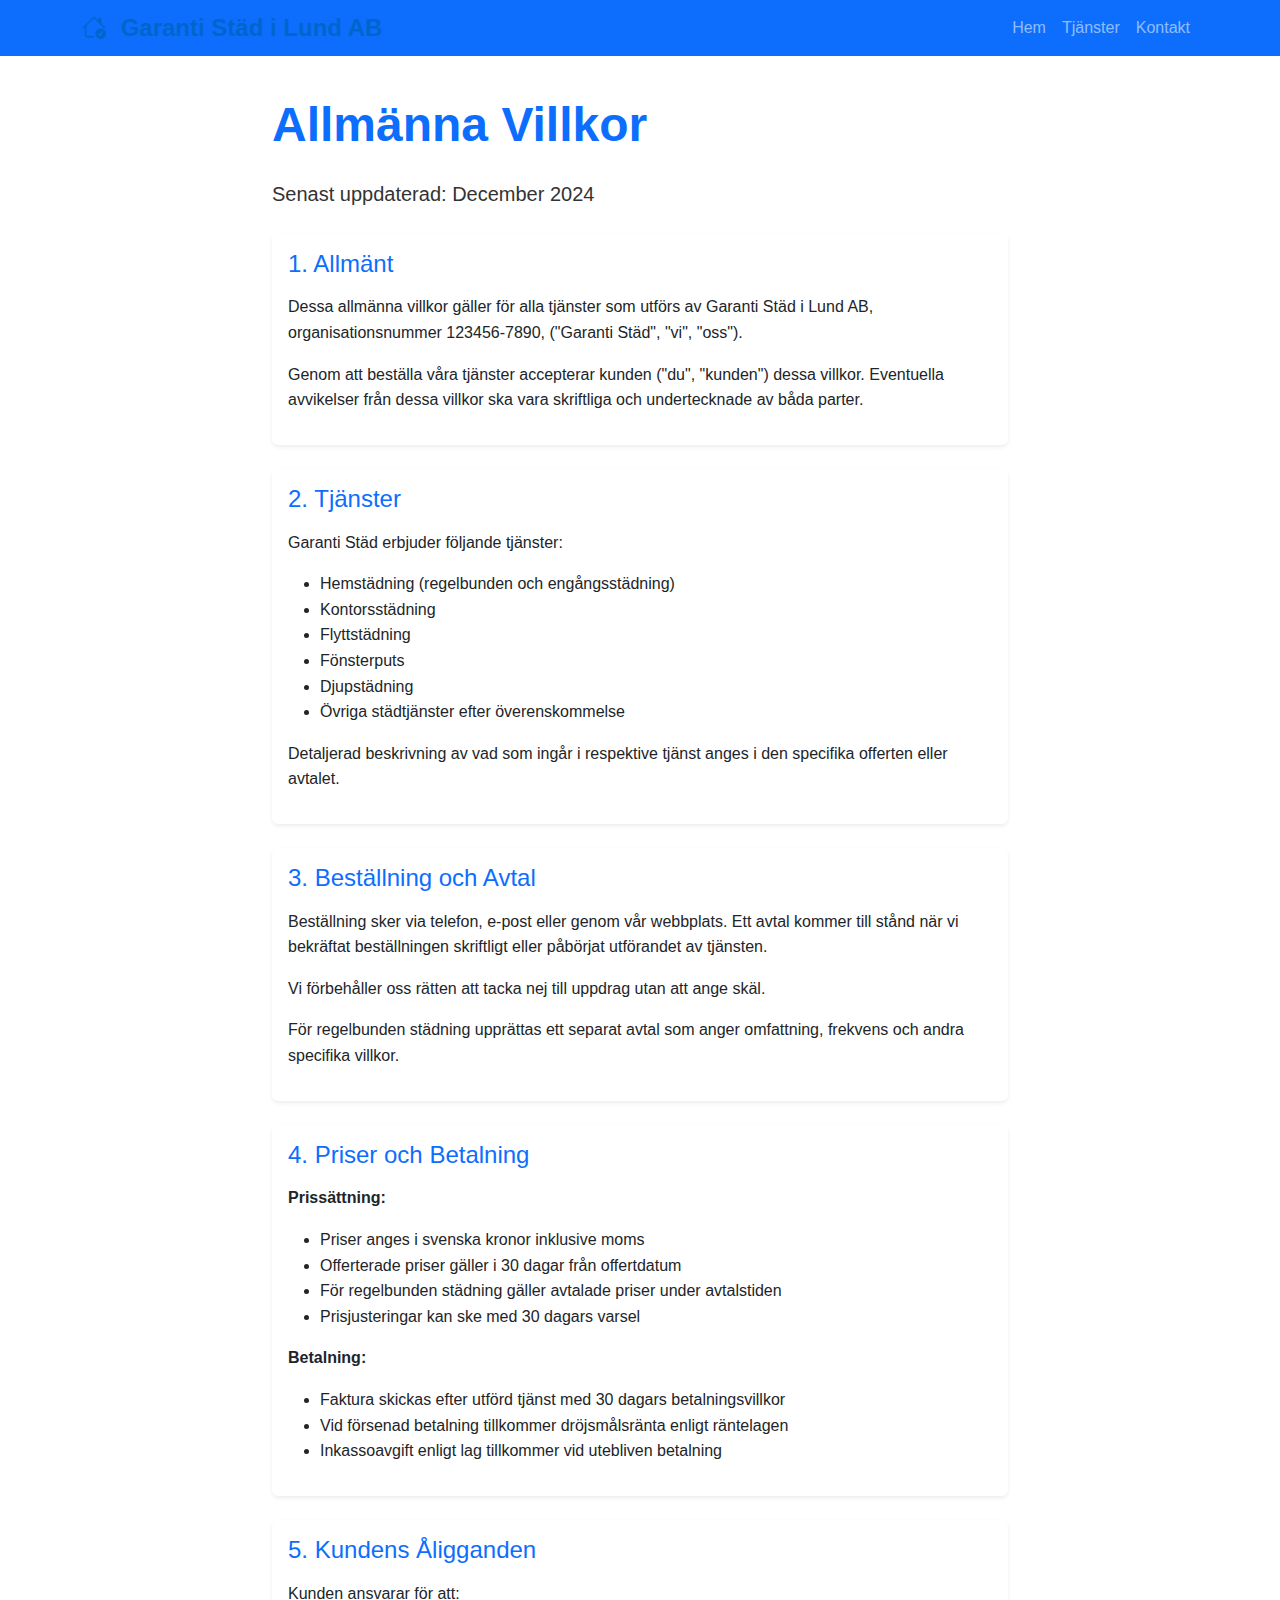
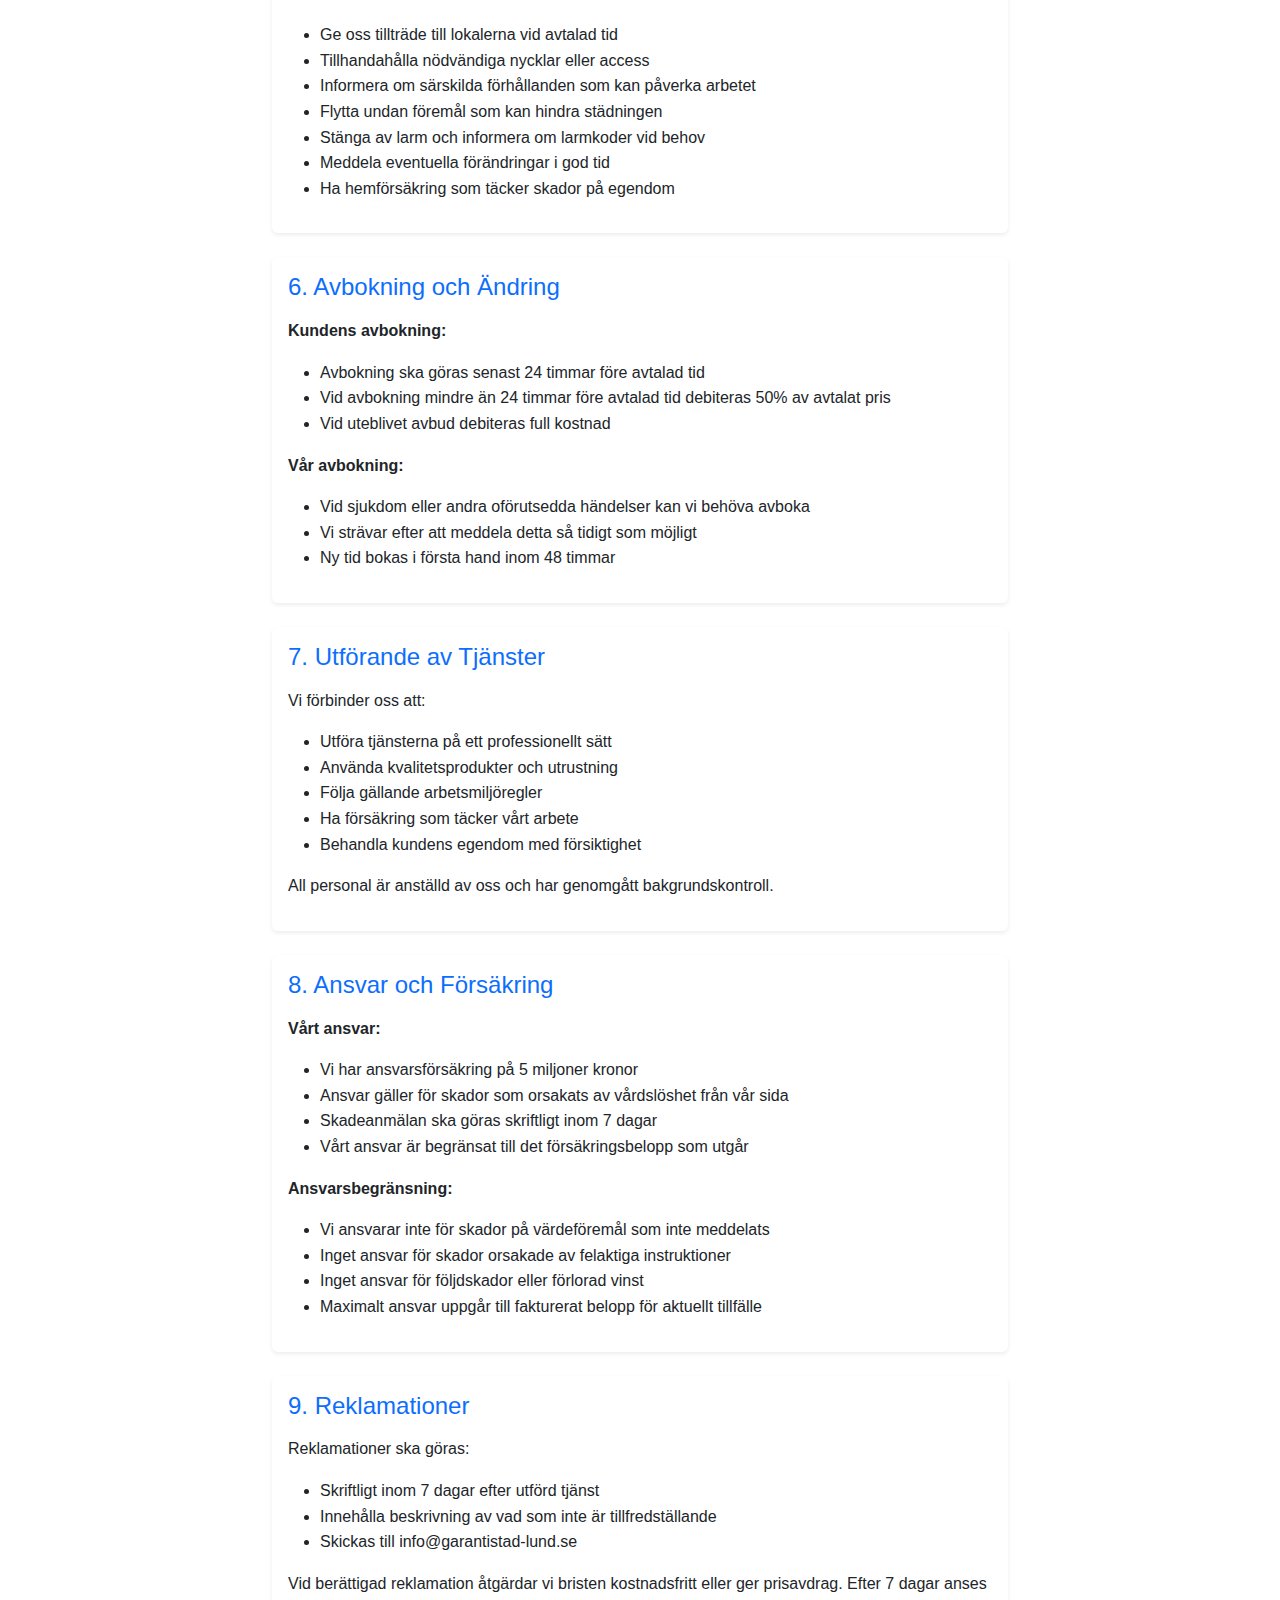
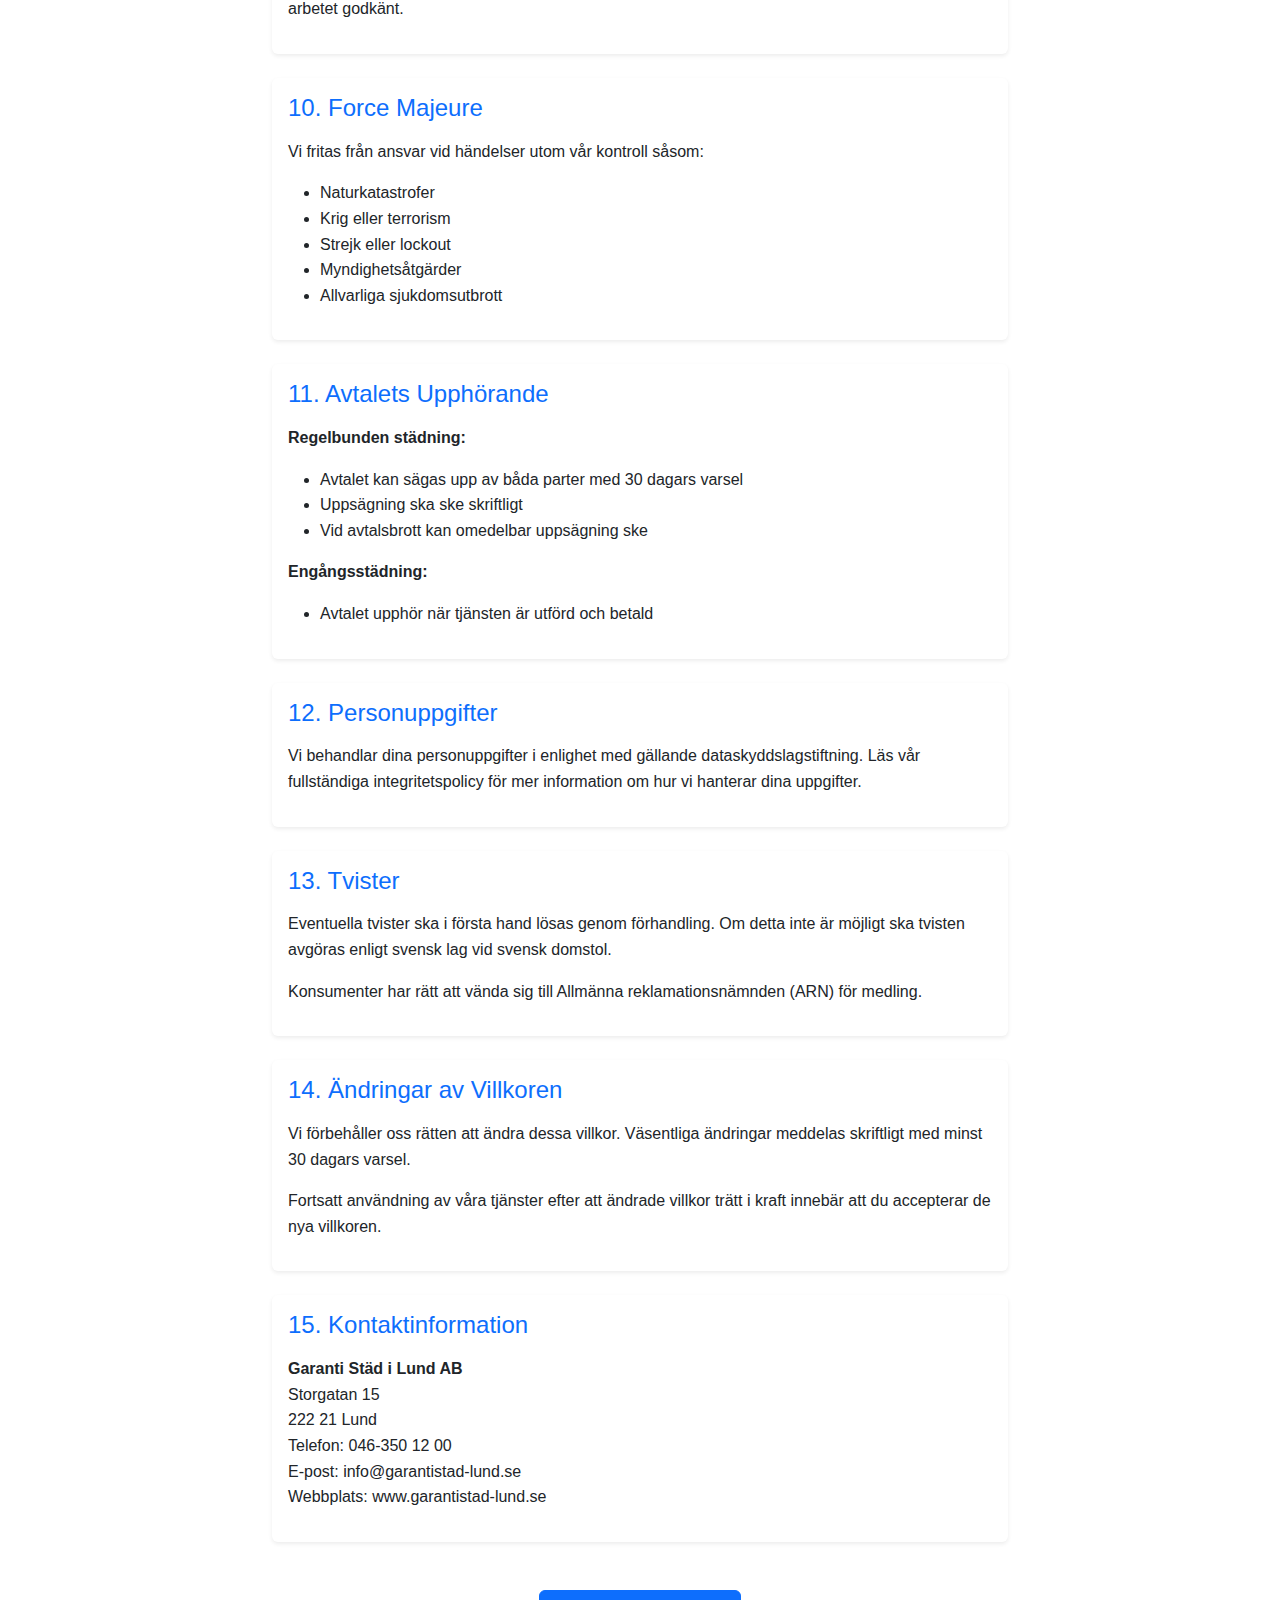
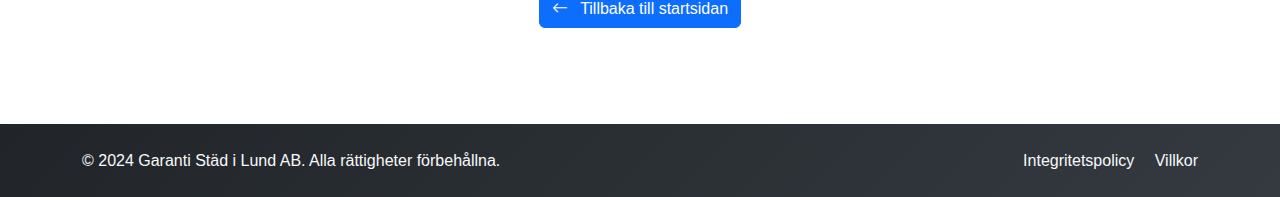
<file: villkor.html>
<!DOCTYPE html>
<html lang="sv">
<head>
    <meta charset="UTF-8">
    <meta name="viewport" content="width=device-width, initial-scale=1.0">
    <title>Allmänna Villkor - Garanti Städ i Lund AB</title>
    <meta name="description" content="Allmänna villkor för Garanti Städ i Lund AB - Regler och bestämmelser för våra städtjänster.">
    
    <!-- Bootstrap CSS -->
    <link href="https://cdn.jsdelivr.net/npm/bootstrap@5.3.2/dist/css/bootstrap.min.css" rel="stylesheet">
    <!-- Bootstrap Icons -->
    <link rel="stylesheet" href="https://cdn.jsdelivr.net/npm/bootstrap-icons@1.11.0/font/bootstrap-icons.css">
    <!-- Custom CSS -->
    <link rel="stylesheet" href="styles.css">
</head>
<body>
    <!-- Navigation -->
    <nav class="navbar navbar-expand-lg navbar-dark bg-primary fixed-top">
        <div class="container">
            <a class="navbar-brand fw-bold" href="index.html">
                <i class="bi bi-house-check me-2"></i>
                Garanti Städ i Lund AB
            </a>
            <button class="navbar-toggler" type="button" data-bs-toggle="collapse" data-bs-target="#navbarNav" aria-controls="navbarNav" aria-expanded="false" aria-label="Toggle navigation">
                <span class="navbar-toggler-icon"></span>
            </button>
            <div class="collapse navbar-collapse" id="navbarNav">
                <ul class="navbar-nav ms-auto">
                    <li class="nav-item">
                        <a class="nav-link" href="index.html">Hem</a>
                    </li>
                    <li class="nav-item">
                        <a class="nav-link" href="index.html#tjanster">Tjänster</a>
                    </li>
                    <li class="nav-item">
                        <a class="nav-link" href="index.html#kontakt">Kontakt</a>
                    </li>
                </ul>
            </div>
        </div>
    </nav>

    <!-- Terms and Conditions Content -->
    <main class="container my-5 py-5">
        <div class="row">
            <div class="col-lg-8 mx-auto">
                <h1 class="display-5 fw-bold text-primary mb-4">Allmänna Villkor</h1>
                <p class="lead mb-4">Senast uppdaterad: December 2024</p>

                <div class="card shadow-sm mb-4">
                    <div class="card-body">
                        <h2 class="h4 text-primary mb-3">1. Allmänt</h2>
                        <p>Dessa allmänna villkor gäller för alla tjänster som utförs av Garanti Städ i Lund AB, organisationsnummer 123456-7890, ("Garanti Städ", "vi", "oss").</p>
                        <p>Genom att beställa våra tjänster accepterar kunden ("du", "kunden") dessa villkor. Eventuella avvikelser från dessa villkor ska vara skriftliga och undertecknade av båda parter.</p>
                    </div>
                </div>

                <div class="card shadow-sm mb-4">
                    <div class="card-body">
                        <h2 class="h4 text-primary mb-3">2. Tjänster</h2>
                        <p>Garanti Städ erbjuder följande tjänster:</p>
                        <ul>
                            <li>Hemstädning (regelbunden och engångsstädning)</li>
                            <li>Kontorsstädning</li>
                            <li>Flyttstädning</li>
                            <li>Fönsterputs</li>
                            <li>Djupstädning</li>
                            <li>Övriga städtjänster efter överenskommelse</li>
                        </ul>
                        <p>Detaljerad beskrivning av vad som ingår i respektive tjänst anges i den specifika offerten eller avtalet.</p>
                    </div>
                </div>

                <div class="card shadow-sm mb-4">
                    <div class="card-body">
                        <h2 class="h4 text-primary mb-3">3. Beställning och Avtal</h2>
                        <p>Beställning sker via telefon, e-post eller genom vår webbplats. Ett avtal kommer till stånd när vi bekräftat beställningen skriftligt eller påbörjat utförandet av tjänsten.</p>
                        <p>Vi förbehåller oss rätten att tacka nej till uppdrag utan att ange skäl.</p>
                        <p>För regelbunden städning upprättas ett separat avtal som anger omfattning, frekvens och andra specifika villkor.</p>
                    </div>
                </div>

                <div class="card shadow-sm mb-4">
                    <div class="card-body">
                        <h2 class="h4 text-primary mb-3">4. Priser och Betalning</h2>
                        <p><strong>Prissättning:</strong></p>
                        <ul>
                            <li>Priser anges i svenska kronor inklusive moms</li>
                            <li>Offerterade priser gäller i 30 dagar från offertdatum</li>
                            <li>För regelbunden städning gäller avtalade priser under avtalstiden</li>
                            <li>Prisjusteringar kan ske med 30 dagars varsel</li>
                        </ul>
                        <p><strong>Betalning:</strong></p>
                        <ul>
                            <li>Faktura skickas efter utförd tjänst med 30 dagars betalningsvillkor</li>
                            <li>Vid försenad betalning tillkommer dröjsmålsränta enligt räntelagen</li>
                            <li>Inkassoavgift enligt lag tillkommer vid utebliven betalning</li>
                        </ul>
                    </div>
                </div>

                <div class="card shadow-sm mb-4">
                    <div class="card-body">
                        <h2 class="h4 text-primary mb-3">5. Kundens Åligganden</h2>
                        <p>Kunden ansvarar för att:</p>
                        <ul>
                            <li>Ge oss tillträde till lokalerna vid avtalad tid</li>
                            <li>Tillhandahålla nödvändiga nycklar eller access</li>
                            <li>Informera om särskilda förhållanden som kan påverka arbetet</li>
                            <li>Flytta undan föremål som kan hindra städningen</li>
                            <li>Stänga av larm och informera om larmkoder vid behov</li>
                            <li>Meddela eventuella förändringar i god tid</li>
                            <li>Ha hemförsäkring som täcker skador på egendom</li>
                        </ul>
                    </div>
                </div>

                <div class="card shadow-sm mb-4">
                    <div class="card-body">
                        <h2 class="h4 text-primary mb-3">6. Avbokning och Ändring</h2>
                        <p><strong>Kundens avbokning:</strong></p>
                        <ul>
                            <li>Avbokning ska göras senast 24 timmar före avtalad tid</li>
                            <li>Vid avbokning mindre än 24 timmar före avtalad tid debiteras 50% av avtalat pris</li>
                            <li>Vid uteblivet avbud debiteras full kostnad</li>
                        </ul>
                        <p><strong>Vår avbokning:</strong></p>
                        <ul>
                            <li>Vid sjukdom eller andra oförutsedda händelser kan vi behöva avboka</li>
                            <li>Vi strävar efter att meddela detta så tidigt som möjligt</li>
                            <li>Ny tid bokas i första hand inom 48 timmar</li>
                        </ul>
                    </div>
                </div>

                <div class="card shadow-sm mb-4">
                    <div class="card-body">
                        <h2 class="h4 text-primary mb-3">7. Utförande av Tjänster</h2>
                        <p>Vi förbinder oss att:</p>
                        <ul>
                            <li>Utföra tjänsterna på ett professionellt sätt</li>
                            <li>Använda kvalitetsprodukter och utrustning</li>
                            <li>Följa gällande arbetsmiljöregler</li>
                            <li>Ha försäkring som täcker vårt arbete</li>
                            <li>Behandla kundens egendom med försiktighet</li>
                        </ul>
                        <p>All personal är anställd av oss och har genomgått bakgrundskontroll.</p>
                    </div>
                </div>

                <div class="card shadow-sm mb-4">
                    <div class="card-body">
                        <h2 class="h4 text-primary mb-3">8. Ansvar och Försäkring</h2>
                        <p><strong>Vårt ansvar:</strong></p>
                        <ul>
                            <li>Vi har ansvarsförsäkring på 5 miljoner kronor</li>
                            <li>Ansvar gäller för skador som orsakats av vårdslöshet från vår sida</li>
                            <li>Skadeanmälan ska göras skriftligt inom 7 dagar</li>
                            <li>Vårt ansvar är begränsat till det försäkringsbelopp som utgår</li>
                        </ul>
                        <p><strong>Ansvarsbegränsning:</strong></p>
                        <ul>
                            <li>Vi ansvarar inte för skador på värdeföremål som inte meddelats</li>
                            <li>Inget ansvar för skador orsakade av felaktiga instruktioner</li>
                            <li>Inget ansvar för följdskador eller förlorad vinst</li>
                            <li>Maximalt ansvar uppgår till fakturerat belopp för aktuellt tillfälle</li>
                        </ul>
                    </div>
                </div>

                <div class="card shadow-sm mb-4">
                    <div class="card-body">
                        <h2 class="h4 text-primary mb-3">9. Reklamationer</h2>
                        <p>Reklamationer ska göras:</p>
                        <ul>
                            <li>Skriftligt inom 7 dagar efter utförd tjänst</li>
                            <li>Innehålla beskrivning av vad som inte är tillfredställande</li>
                            <li>Skickas till info@garantistad-lund.se</li>
                        </ul>
                        <p>Vid berättigad reklamation åtgärdar vi bristen kostnadsfritt eller ger prisavdrag. Efter 7 dagar anses arbetet godkänt.</p>
                    </div>
                </div>

                <div class="card shadow-sm mb-4">
                    <div class="card-body">
                        <h2 class="h4 text-primary mb-3">10. Force Majeure</h2>
                        <p>Vi fritas från ansvar vid händelser utom vår kontroll såsom:</p>
                        <ul>
                            <li>Naturkatastrofer</li>
                            <li>Krig eller terrorism</li>
                            <li>Strejk eller lockout</li>
                            <li>Myndighetsåtgärder</li>
                            <li>Allvarliga sjukdomsutbrott</li>
                        </ul>
                    </div>
                </div>

                <div class="card shadow-sm mb-4">
                    <div class="card-body">
                        <h2 class="h4 text-primary mb-3">11. Avtalets Upphörande</h2>
                        <p><strong>Regelbunden städning:</strong></p>
                        <ul>
                            <li>Avtalet kan sägas upp av båda parter med 30 dagars varsel</li>
                            <li>Uppsägning ska ske skriftligt</li>
                            <li>Vid avtalsbrott kan omedelbar uppsägning ske</li>
                        </ul>
                        <p><strong>Engångsstädning:</strong></p>
                        <ul>
                            <li>Avtalet upphör när tjänsten är utförd och betald</li>
                        </ul>
                    </div>
                </div>

                <div class="card shadow-sm mb-4">
                    <div class="card-body">
                        <h2 class="h4 text-primary mb-3">12. Personuppgifter</h2>
                        <p>Vi behandlar dina personuppgifter i enlighet med gällande dataskyddslagstiftning. Läs vår fullständiga integritetspolicy för mer information om hur vi hanterar dina uppgifter.</p>
                    </div>
                </div>

                <div class="card shadow-sm mb-4">
                    <div class="card-body">
                        <h2 class="h4 text-primary mb-3">13. Tvister</h2>
                        <p>Eventuella tvister ska i första hand lösas genom förhandling. Om detta inte är möjligt ska tvisten avgöras enligt svensk lag vid svensk domstol.</p>
                        <p>Konsumenter har rätt att vända sig till Allmänna reklamationsnämnden (ARN) för medling.</p>
                    </div>
                </div>

                <div class="card shadow-sm mb-4">
                    <div class="card-body">
                        <h2 class="h4 text-primary mb-3">14. Ändringar av Villkoren</h2>
                        <p>Vi förbehåller oss rätten att ändra dessa villkor. Väsentliga ändringar meddelas skriftligt med minst 30 dagars varsel.</p>
                        <p>Fortsatt användning av våra tjänster efter att ändrade villkor trätt i kraft innebär att du accepterar de nya villkoren.</p>
                    </div>
                </div>

                <div class="card shadow-sm mb-4">
                    <div class="card-body">
                        <h2 class="h4 text-primary mb-3">15. Kontaktinformation</h2>
                        <p><strong>Garanti Städ i Lund AB</strong><br>
                        Storgatan 15<br>
                        222 21 Lund<br>
                        Telefon: 046-350 12 00<br>
                        E-post: info@garantistad-lund.se<br>
                        Webbplats: www.garantistad-lund.se</p>
                    </div>
                </div>

                <div class="text-center mt-5">
                    <a href="index.html" class="btn btn-primary">
                        <i class="bi bi-arrow-left me-2"></i>
                        Tillbaka till startsidan
                    </a>
                </div>
            </div>
        </div>
    </main>

    <!-- Footer -->
    <footer class="bg-dark text-light py-4">
        <div class="container">
            <div class="row align-items-center">
                <div class="col-md-6">
                    <p class="mb-0">&copy; 2024 Garanti Städ i Lund AB. Alla rättigheter förbehållna.</p>
                </div>
                <div class="col-md-6 text-md-end">
                    <p class="mb-0">
                        <a href="integritetspolicy.html" class="text-light text-decoration-none me-3">Integritetspolicy</a>
                        <a href="villkor.html" class="text-light text-decoration-none">Villkor</a>
                    </p>
                </div>
            </div>
        </div>
    </footer>

    <!-- Cookie Consent Bar -->
    <div id="cookieConsent" class="cookie-consent position-fixed bottom-0 start-0 end-0 bg-dark text-white p-3" style="z-index: 9999; display: none;">
        <div class="container">
            <div class="row align-items-center">
                <div class="col-md-8">
                    <p class="mb-0">
                        <i class="bi bi-cookie me-2"></i>
                        Vi använder cookies för att förbättra din upplevelse på vår webbplats. Genom att fortsätta använda webbplatsen accepterar du vår användning av cookies.
                        <a href="integritetspolicy.html" class="text-white text-decoration-underline">Läs mer</a>
                    </p>
                </div>
                <div class="col-md-4 text-md-end mt-2 mt-md-0">
                    <button id="acceptCookies" class="btn btn-primary me-2">Acceptera</button>
                    <button id="declineCookies" class="btn btn-outline-light">Avböj</button>
                </div>
            </div>
        </div>
    </div>

    <!-- Bootstrap JS -->
    <script src="https://cdn.jsdelivr.net/npm/bootstrap@5.3.2/dist/js/bootstrap.bundle.min.js"></script>
    
    <!-- Cookie Consent JavaScript -->
    <script>
        document.addEventListener('DOMContentLoaded', function() {
            const cookieConsent = document.getElementById('cookieConsent');
            const acceptBtn = document.getElementById('acceptCookies');
            const declineBtn = document.getElementById('declineCookies');
            
            if (!localStorage.getItem('cookieConsent')) {
                setTimeout(() => {
                    cookieConsent.style.display = 'block';
                    cookieConsent.style.animation = 'slideUp 0.5s ease-out';
                }, 2000);
            }
            
            acceptBtn.addEventListener('click', function() {
                localStorage.setItem('cookieConsent', 'accepted');
                hideCookieConsent();
            });
            
            declineBtn.addEventListener('click', function() {
                localStorage.setItem('cookieConsent', 'declined');
                hideCookieConsent();
            });
            
            function hideCookieConsent() {
                cookieConsent.style.animation = 'slideDown 0.5s ease-out';
                setTimeout(() => {
                    cookieConsent.style.display = 'none';
                }, 500);
            }
        });
    </script>
</body>
</html>
</file>
<file: styles.css>
/* Custom CSS for Garanti Städ i Lund AB */

/* Root Variables */
:root {
    --primary-color: #0d6efd;
    --primary-dark: #0a58ca;
    --secondary-color: #6c757d;
    --success-color: #198754;
    --light-bg: #f8f9fa;
    --dark-bg: #212529;
}

/* Global Styles */
body {
    font-family: 'Segoe UI', Tahoma, Geneva, Verdana, sans-serif;
    line-height: 1.6;
    color: #333;
    padding-top: 0; /* Navbar is now transparent over hero */
}

/* Smooth Scrolling */
html {
    scroll-behavior: smooth;
}

/* Custom Button Styles */
.btn-primary {
    background-color: var(--primary-color);
    border-color: var(--primary-color);
    transition: all 0.3s ease;
}

.btn-primary:hover {
    background-color: var(--primary-dark);
    border-color: var(--primary-dark);
    transform: translateY(-2px);
}

.btn-outline-primary {
    background-color: white;
    border-color: var(--primary-color);
    color: var(--primary-color);
}

.btn-outline-primary:hover {
    background-color: var(--primary-color);
    border-color: var(--primary-color);
    color: white;
    transform: translateY(-2px);
}

/* Navbar Enhancements */
.navbar-brand {
    font-size: 1.5rem;
    transition: color 0.3s ease;
    color: #0066CC !important;
}

.navbar-brand:hover {
    color: #ffffff !important;
}

.navbar-logo {
    height: 55px;
    width: auto;
    max-width: 70px;
    object-fit: contain;
}

/* Navbar Height Control */
.navbar {
    padding-top: 0.25rem;
    padding-bottom: 0.25rem;
    min-height: 50px;
    transition: background-color 0.3s ease, box-shadow 0.3s ease;
}

/* Transparent navbar (initial state) */
.navbar-transparent {
    background-color: transparent !important;
}

.navbar-transparent .navbar-brand,
.navbar-transparent .nav-link {
    color: #fff !important;
    text-shadow: 0 1px 3px rgba(0,0,0,0.3);
}

.navbar-transparent .navbar-toggler-icon {
    filter: brightness(0) invert(1);
}

/* Scrolled navbar (white background) */
.navbar-scrolled {
    background-color: #fff !important;
    box-shadow: 0 2px 10px rgba(0,0,0,0.1);
}

.navbar-scrolled .navbar-brand,
.navbar-scrolled .nav-link {
    color: #333 !important;
    text-shadow: none;
}

.navbar-scrolled .navbar-toggler-icon {
    filter: none;
}

.navbar-nav .nav-link {
    padding-top: 0.25rem;
    padding-bottom: 0.25rem;
}

/* Responsive navbar logo */
@media (max-width: 768px) {
    .navbar-logo {
        height: 45px;
        max-width: 55px;
    }
    
    .navbar-brand {
        font-size: 1.2rem;
    }
    
    .navbar {
        padding-top: 0.25rem;
        padding-bottom: 0.25rem;
        min-height: 45px;
    }
}

.nav-link {
    transition: color 0.3s ease;
    position: relative;
}

.nav-link:hover,
.nav-link.active {
    color: #ffffff !important;
}

.nav-link::after {
    content: '';
    position: absolute;
    width: 0;
    height: 2px;
    bottom: 0;
    left: 50%;
    background-color: #ffffff;
    transition: all 0.3s ease;
}

.nav-link:hover::after,
.nav-link.active::after {
    width: 100%;
    left: 0;
}

/* Active nav-link color fix for visibility */
.navbar-transparent .nav-link.active {
    color: #ffd600 !important;
}

.navbar-scrolled .nav-link.active {
    color: var(--primary-color) !important;
}

/* Make nav-link hover color match active for both navbar states */
.navbar-transparent .nav-link:hover {
    color: #ffd600 !important;
}

.navbar-scrolled .nav-link:hover {
    color: var(--primary-color) !important;
}

/* Hero Section with Slideshow */
.hero-slideshow {
    position: relative;
    overflow: hidden;
    min-height: 100vh;
}

.slideshow-container {
    position: absolute;
    top: 0;
    left: 0;
    width: 100%;
    height: 100%;
    z-index: 0;
}

.hero-slide {
    position: absolute;
    top: 0;
    left: 0;
    width: 100%;
    height: 100%;
    background-position: center;
    background-repeat: no-repeat;
    background-size: cover;
    opacity: 0;
    transition: opacity 1.5s ease-in-out;
}

.hero-slide.active {
    opacity: 1;
}

.why-us-bg {
    background-image: linear-gradient(rgba(33, 37, 41, 0.85), rgba(33, 37, 41, 0.85)), 
                      url('images/slide5.webp');
    background-position: center;
    background-repeat: no-repeat;
    background-size: cover;
    position: relative;
}

.hero-overlay {
    position: absolute;
    top: 0;
    left: 0;
    right: 0;
    bottom: 0;
    background: linear-gradient(rgba(33, 37, 41, 0.65), rgba(33, 37, 41, 0.65));
    z-index: 1;
}

.why-us-overlay {
    position: absolute;
    top: 0;
    left: 0;
    right: 0;
    bottom: 0;
    background: rgba(19, 21, 23, 0.1);
    z-index: 1;
}

.hero-section .container,
#varfor-oss .container {
    position: relative;
    z-index: 2;
    margin-top: 70px; /* Add top margin to hero-section content for navbar spacing */
}

.hero-section h1,
.hero-section p,
.hero-section .btn {
    text-shadow: 2px 2px 4px rgba(0,0,0,0.3);
}

.hero-section h1 {
    color: white !important;
}

.hero-section .lead {
    color: #f8f9fa !important;
}

.hero-section .text-primary {
    color: white !important;
}

.hero-section h5 {
    color: white !important;
}

.hero-section li {
    color: white !important;
}

.hero-section .list-unstyled {
    color: white !important;
}

/* Why Us Section with Parallax */
#varfor-oss {
    color: white;
}

#varfor-oss h2 {
    color: white !important;
    text-shadow: 2px 2px 4px rgba(0,0,0,0.5);
}

#varfor-oss .lead {
    color: #f8f9fa !important;
    text-shadow: 1px 1px 2px rgba(0,0,0,0.5);
}

#varfor-oss h4 {
    color: #fff !important;
    text-shadow: 1px 1px 2px rgba(0,0,0,0.5);
}

#varfor-oss p {
    color: #e9ecef !important;
}

.hero-image-placeholder {
    transition: transform 0.3s ease;
}

.hero-image-placeholder:hover {
    transform: scale(1.05);
}

/* Services Cards */
.card {
    transition: all 0.3s ease;
    border: none;
    box-shadow: 0 2px 10px rgba(0,0,0,0.1);
}

.card:hover {
    box-shadow: 0 8px 25px rgba(0,0,0,0.15);
}

.card-body i {
    transition: color 0.3s ease;
}

.card:hover .card-body i {
    color: var(--primary-dark) !important;
}

/* News Carousel */
.news-card {
    background: #ffffff;
    border-left: 4px solid var(--primary-color);
    max-width: 500px;
    margin: 0 auto;
    box-shadow: 0 4px 15px rgba(0,0,0,0.1);
    height: 280px;
}

.news-card .card-body {
    height: 100%;
    display: flex;
    flex-direction: column;
    justify-content: space-between;
}

#newsCarousel {
    padding: 0 50px;
    margin-top: -2rem;
}

#nyheter .lead {
    margin-bottom: 1rem;
}

#newsCarousel .carousel-inner {
    height: 320px;
}

#newsCarousel .carousel-item {
    padding: 20px 0;
    height: 320px;
}

.carousel-control-prev,
.carousel-control-next {
    width: 50px;
    height: 50px;
    top: auto;
    bottom: 20px;
    transform: none;
    background: rgba(13, 110, 253, 0.1);
    border-radius: 50%;
    margin: 0 5px;
    position: absolute;
}

.carousel-control-prev {
    left: calc(50% - 80px);
}

.carousel-control-next {
    right: calc(50% - 80px);
}

.carousel-control-prev-icon,
.carousel-control-next-icon {
    background-size: 100%, 100%;
    border-radius: 50%;
    padding: 15px;
    width: 20px;
    height: 20px;
    filter: invert(27%) sepia(51%) saturate(2878%) hue-rotate(214deg) brightness(99%) contrast(97%);
}

.carousel-indicators {
    margin-bottom: 0;
    position: static;
    margin-top: 20px;
    margin-bottom: 80px;
}

.carousel-indicators button {
    background-color: var(--primary-color);
    width: 12px;
    height: 12px;
    border-radius: 50%;
    margin: 0 5px;
}

/* Why Choose Us Section */
.feature-icon {
    transition: all 0.3s ease;
}

.feature-icon:hover {
    transform: scale(1.1);
    background-color: var(--primary-dark) !important;
}

/* Footer */
footer {
    background: linear-gradient(135deg, #212529 0%, #343a40 100%);
}

footer .contact-info a:hover {
    color: var(--primary-color) !important;
}

footer .d-flex a {
    transition: all 0.3s ease;
}

footer .d-flex a:hover {
    color: var(--primary-color) !important;
    transform: scale(1.2);
}

/* Animations */
@keyframes fadeInUp {
    from {
        opacity: 0;
        transform: translateY(30px);
    }
    to {
        opacity: 1;
        transform: translateY(0);
    }
}

.fade-in-up {
    animation: fadeInUp 0.6s ease-out;
}

/* Responsive Adjustments */
@media (max-width: 768px) {
    .display-4 {
        font-size: 4rem;
    }
    
    .display-5 {
        font-size: 1.5rem;
    }
    
    .hero-image-placeholder {
        height: 300px !important;
    }
    
    .feature-icon {
        width: 60px !important;
        height: 60px !important;
    }
    
    .feature-icon i {
        font-size: 1.5rem !important;
    }
    
    /* Mobile Background Adjustments */
    .hero-bg,
    .why-us-bg {
        background-attachment: scroll;
    }
    
    #newsCarousel {
        padding: 0 20px;
    }
    
    .carousel-control-prev,
    .carousel-control-next {
        width: 40px;
        height: 40px;
        bottom: -35px;
    }
    
    .carousel-control-prev {
        left: calc(50% - 65px);
    }
    
    .carousel-control-next {
        right: calc(50% - 65px);
    }
}

@media (max-width: 576px) {
    .btn-lg {
        padding: 0.5rem 1rem;
        font-size: 1rem;
    }
    
    .hero-section .container {
        padding-top: 2rem;
    }
    
    .display-4 {
        font-size: 2.6rem;
    }
    
    .news-card {
        margin: 0 10px;
        height: 250px;
    }
    
    #newsCarousel .carousel-inner {
        height: 290px;
    }
    
    #newsCarousel .carousel-item {
        height: 290px;
    }
    
    .hero-section .lead {
        font-size: 1rem !important;
    }
}



/* Utility Classes */
.bg-gradient-primary {
    background: linear-gradient(135deg, var(--primary-color) 0%, var(--primary-dark) 100%);
}

.text-shadow {
    text-shadow: 2px 2px 4px rgba(0,0,0,0.1);
}

.text-shadow-strong {
    text-shadow: 2px 2px 6px rgba(0,0,0,0.5);
}

.box-shadow-lg {
    box-shadow: 0 10px 30px rgba(0,0,0,0.2);
}

/* Background Performance */
.hero-bg,
.why-us-bg {
    will-change: auto;
}

/* Smooth Carousel Transitions */
.carousel-item {
    transition: transform 0.6s ease-in-out;
}

/* Enhanced News Card Animation - Only Horizontal Movement */
.carousel-item.active .news-card {
    opacity: 1;
    transition: opacity 0.3s ease-in-out;
}

/* Loading Animation for Interactive Elements */
.loading {
    position: relative;
    overflow: hidden;
}

.loading::after {
    content: '';
    position: absolute;
    top: 0;
    left: -100%;
    width: 100%;
    height: 100%;
    background: linear-gradient(90deg, transparent, rgba(255,255,255,0.2), transparent);
    animation: loading 1.5s infinite;
}

@keyframes loading {
    0% { left: -100%; }
    100% { left: 100%; }
}



/* Print Styles */
@media print {
    .navbar,
    .carousel-control-prev,
    .carousel-control-next,
    .carousel-indicators {
        display: none !important;
    }
    
    body {
        padding-top: 0;
    }
    
    .card {
        break-inside: avoid;
    }
    
    .hero-bg,
    .why-us-bg {
        background-image: none;
        background-color: var(--primary-color);
    }
}

/* Cookie Consent Bar */
.cookie-consent {
    box-shadow: 0 -4px 15px rgba(0,0,0,0.3);
    border-top: 3px solid var(--primary-color);
}

.cookie-consent .btn {
    min-width: 100px;
}

@keyframes slideUp {
    from {
        transform: translateY(100%);
        opacity: 0;
    }
    to {
        transform: translateY(0);
        opacity: 1;
    }
}

@keyframes slideDown {
    from {
        transform: translateY(0);
        opacity: 1;
    }
    to {
        transform: translateY(100%);
        opacity: 0;
    }
}

/* CEO Testimonial Section */
.ceo-testimonial {
    background: linear-gradient(135deg, #ffffff 0%, #f8f9fa 100%);
    border: 1px solid rgba(13, 110, 253, 0.1);
    transition: all 0.3s ease;
    max-width: 800px;
    margin: 0 auto;
}

.ceo-testimonial:hover {
    transform: translateY(-2px);
    box-shadow: 0 15px 35px rgba(0,0,0,0.1) !important;
}

.ceo-testimonial .quote-icon {
    position: relative;
}

.ceo-testimonial .lead {
    font-size: 1.2rem;
    line-height: 1.6;
    color: #495057;
}

.ceo-avatar {
    transition: all 0.3s ease;
}

.ceo-avatar:hover {
    transform: scale(1.1);
}

.signature {
    opacity: 0.7;
}

/* CEO Section Mobile */
@media (max-width: 768px) {
    .ceo-testimonial {
        padding: 2rem !important;
    }
    
    .ceo-testimonial .lead {
        font-size: 1.1rem;
    }
    
    .ceo-info .row {
        flex-direction: column;
        text-align: center;
    }
    
    .ceo-info .col-auto {
        margin-bottom: 0.5rem;
    }
}

/* Cookie consent mobile styles */
@media (max-width: 768px) {
    .cookie-consent .col-md-4 {
        text-align: center !important;
    }
    
    .cookie-consent .btn {
        min-width: 80px;
        padding: 0.375rem 0.75rem;
    }
}

.py-100 {
    padding-top: 100px !important;
    padding-bottom: 100px !important;
}
</file>
